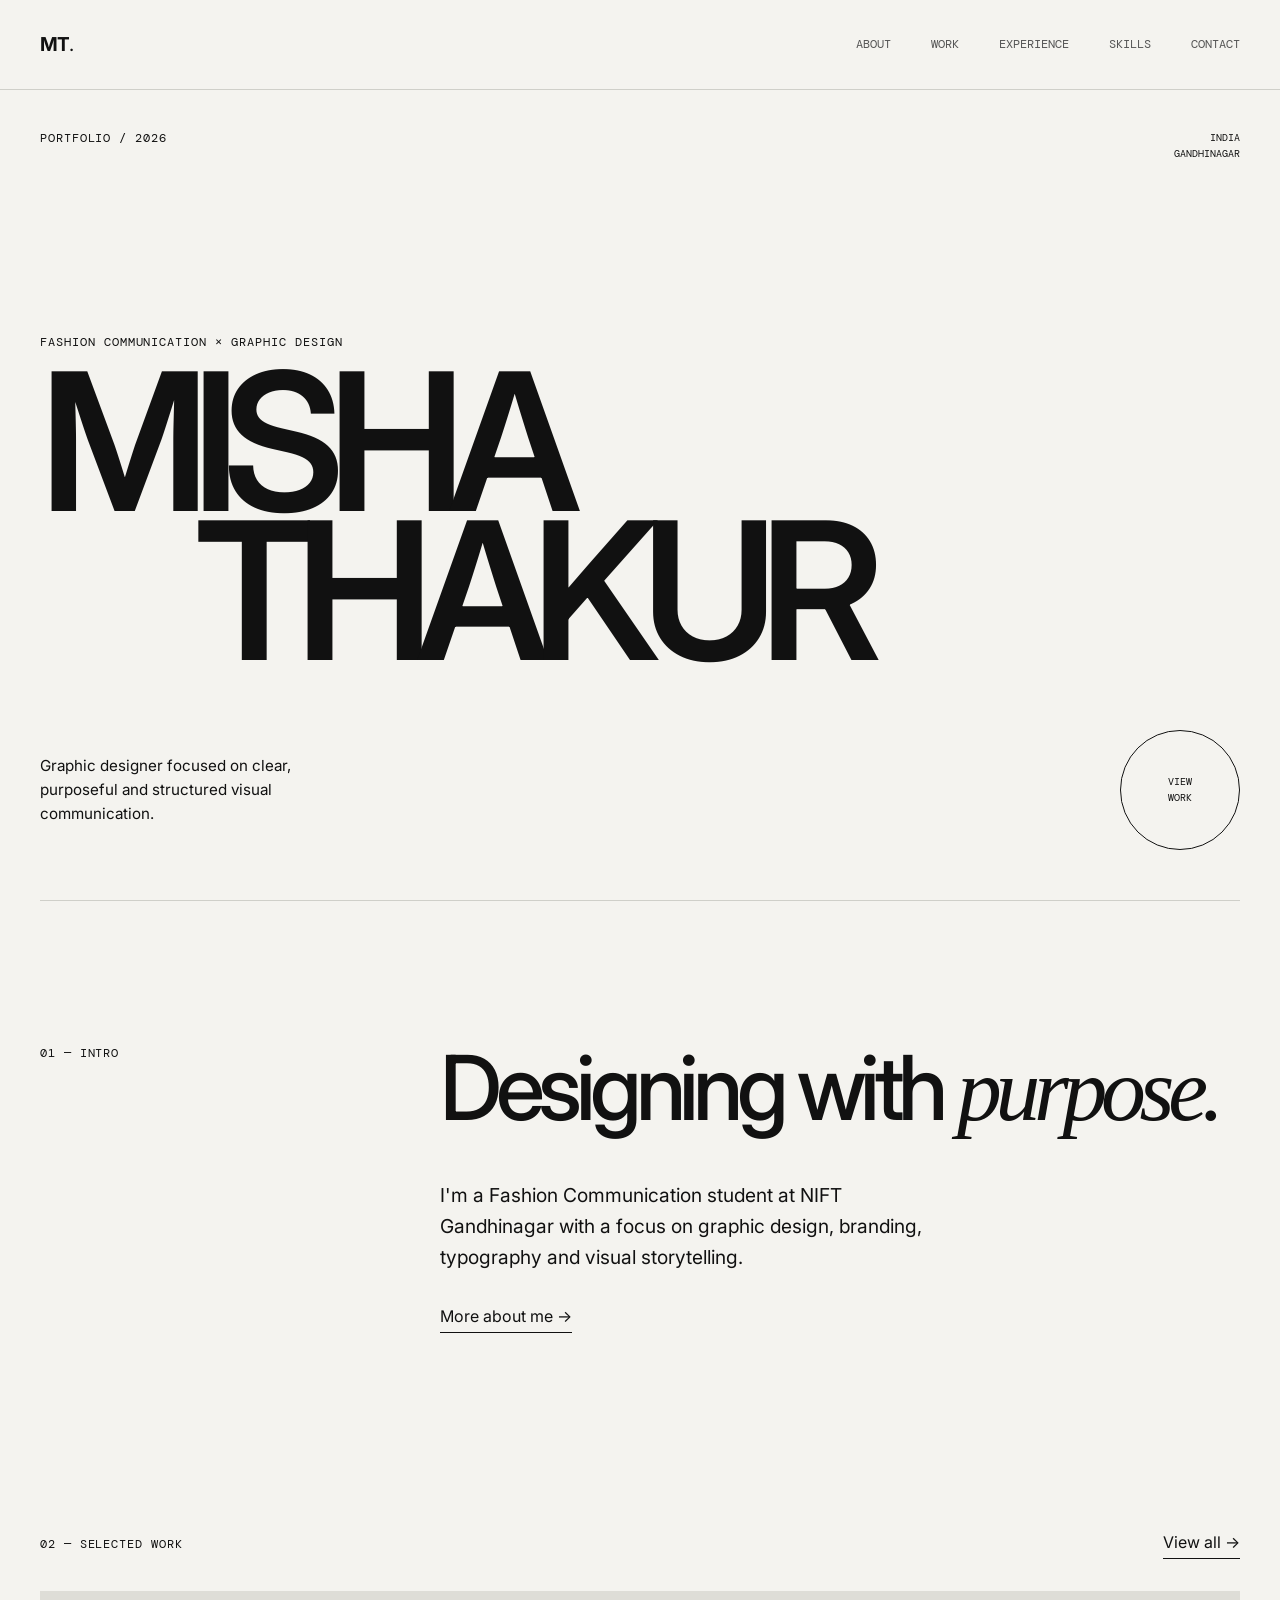
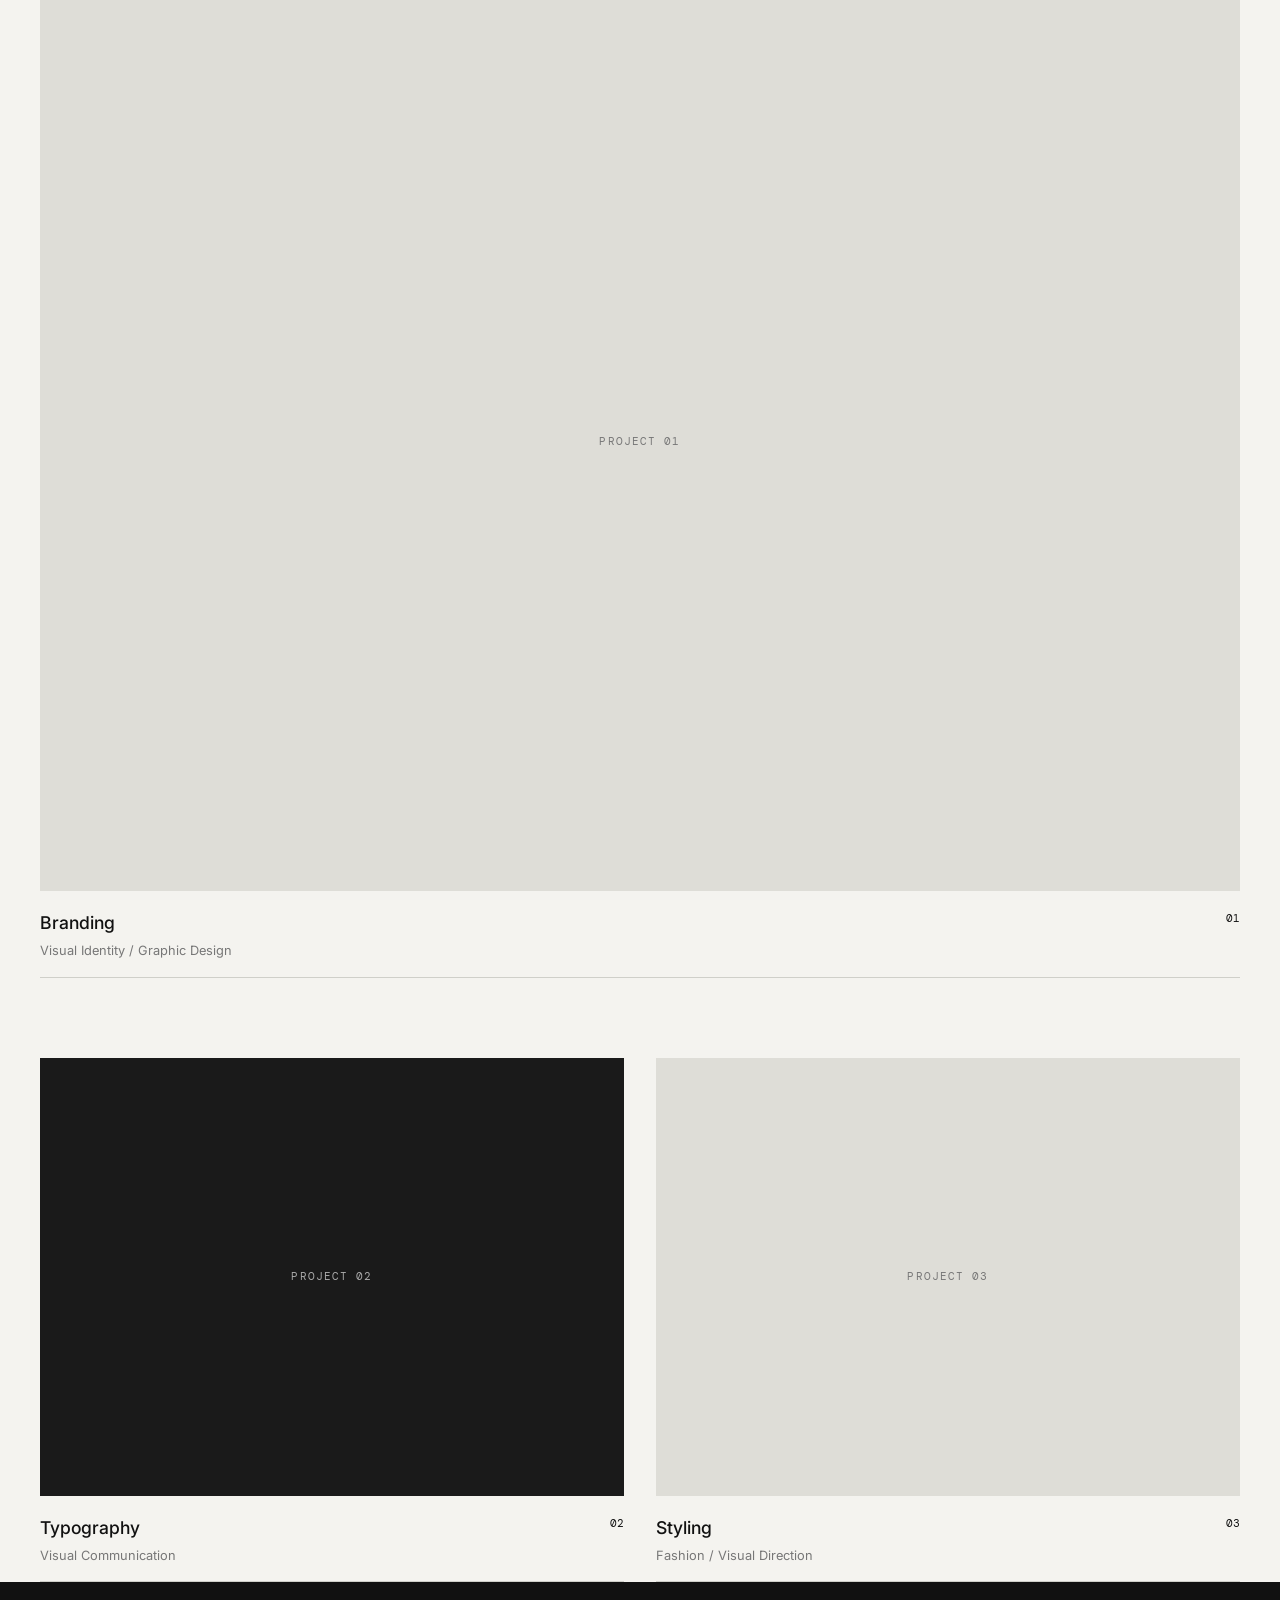
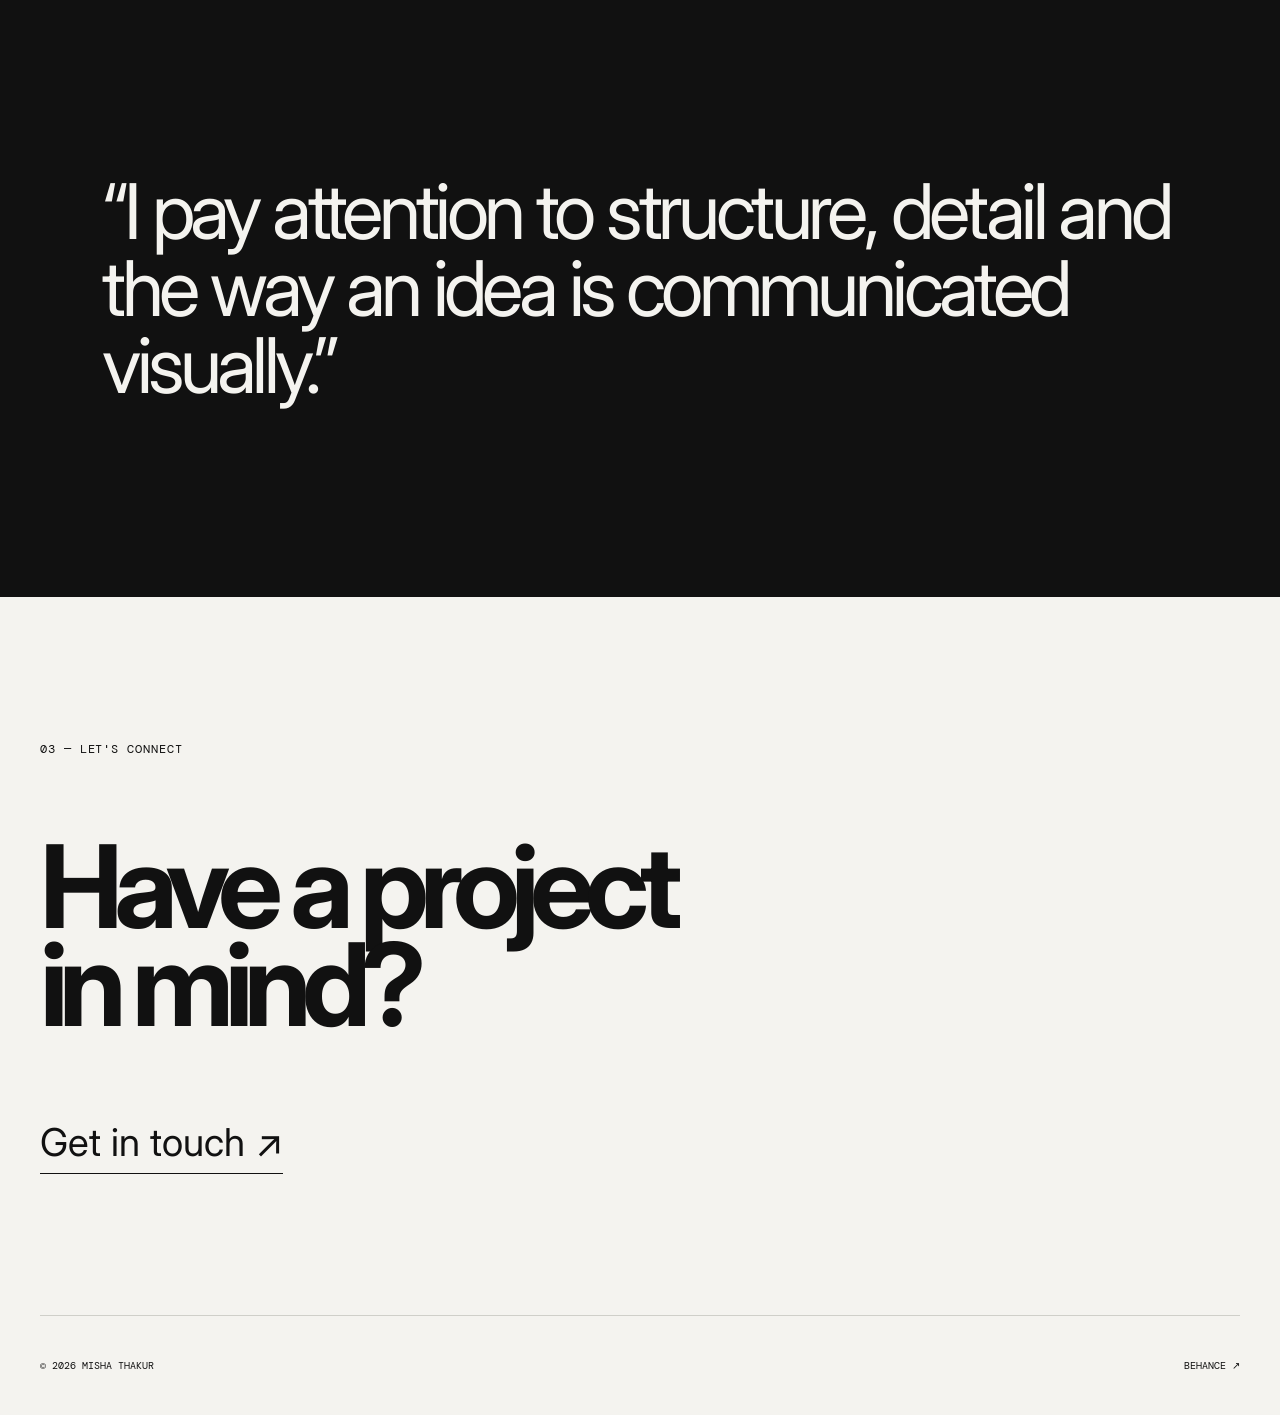
<file: index.html>
<!DOCTYPE html>
<html lang="en">
<head>
    <meta charset="UTF-8">
    <meta name="viewport" content="width=device-width, initial-scale=1.0">

    <meta
        name="description"
        content="Misha Thakur — Graphic Designer and Fashion Communication student at NIFT Gandhinagar."
    >

    <title>Misha Thakur — Graphic Designer</title>

    <link rel="preconnect" href="https://fonts.googleapis.com">
    <link rel="preconnect" href="https://fonts.gstatic.com" crossorigin>

    <link
        href="https://fonts.googleapis.com/css2?family=DM+Mono:wght@300;400&family=Inter:wght@300;400;500;600;700&display=swap"
        rel="stylesheet"
    >

    <link rel="stylesheet" href="css/style.css">
</head>

<body>

<!-- NAVIGATION -->

<header class="site-header">

    <a href="index.html" class="logo">
        MT<span>.</span>
    </a>

    <nav class="desktop-nav">
        <a href="about.html">About</a>
        <a href="work.html">Work</a>
        <a href="experience.html">Experience</a>
        <a href="skills.html">Skills</a>
        <a href="contact.html">Contact</a>
    </nav>

    <button class="menu-toggle" aria-label="Open navigation">
        <span></span>
        <span></span>
    </button>

</header>


<!-- MOBILE NAV -->

<div class="mobile-nav">

    <a href="about.html">About</a>
    <a href="work.html">Work</a>
    <a href="experience.html">Experience</a>
    <a href="skills.html">Skills</a>
    <a href="contact.html">Contact</a>

</div>


<!-- HERO -->

<main>

<section class="hero">

    <div class="hero-top">

        <p class="eyebrow">
            PORTFOLIO / 2026
        </p>

        <p class="hero-location">
            INDIA<br>
            GANDHINAGAR
        </p>

    </div>


    <div class="hero-content">

        <p class="hero-intro">
            Fashion Communication × Graphic Design
        </p>

        <h1>
            MISHA<br>
            <span>THAKUR</span>
        </h1>

        <div class="hero-bottom">

            <p>
                Graphic designer focused on
                clear, purposeful and structured
                visual communication.
            </p>

            <a href="work.html" class="circle-link">
                <span>VIEW<br>WORK</span>
            </a>

        </div>

    </div>

</section>


<!-- INTRO -->

<section class="intro-section section">

    <div class="section-label">
        01 — INTRO
    </div>

    <div class="intro-content">

        <h2>
            Designing with
            <em>purpose.</em>
        </h2>

        <p>
            I'm a Fashion Communication student at
            NIFT Gandhinagar with a focus on graphic
            design, branding, typography and visual
            storytelling.
        </p>

        <a href="about.html" class="text-link">
            More about me →
        </a>

    </div>

</section>


<!-- FEATURED WORK -->

<section class="featured section">

    <div class="section-heading">

        <div class="section-label">
            02 — SELECTED WORK
        </div>

        <a href="work.html" class="text-link">
            View all →
        </a>

    </div>


    <div class="work-grid">

        <a href="work.html" class="work-card work-large">

            <div class="work-image placeholder-image">
                <span>PROJECT 01</span>
            </div>

            <div class="work-info">

                <div>
                    <h3>Branding</h3>
                    <p>Visual Identity / Graphic Design</p>
                </div>

                <span>01</span>

            </div>

        </a>


        <a href="work.html" class="work-card">

            <div class="work-image placeholder-image dark">
                <span>PROJECT 02</span>
            </div>

            <div class="work-info">

                <div>
                    <h3>Typography</h3>
                    <p>Visual Communication</p>
                </div>

                <span>02</span>

            </div>

        </a>


        <a href="work.html" class="work-card">

            <div class="work-image placeholder-image">
                <span>PROJECT 03</span>
            </div>

            <div class="work-info">

                <div>
                    <h3>Styling</h3>
                    <p>Fashion / Visual Direction</p>
                </div>

                <span>03</span>

            </div>

        </a>

    </div>

</section>


<!-- STATEMENT -->

<section class="statement">

    <p>
        “I pay attention to structure,
        detail and the way an idea
        is communicated visually.”
    </p>

</section>


<!-- CTA -->

<section class="home-contact section">

    <p class="section-label">
        03 — LET'S CONNECT
    </p>

    <h2>
        Have a project<br>
        in mind?
    </h2>

    <a href="contact.html" class="big-link">
        Get in touch ↗
    </a>

</section>

</main>


<footer class="site-footer">

    <p>© 2026 Misha Thakur</p>

    <a
        href="https://www.behance.net/mishathakur132"
        target="_blank"
        rel="noopener noreferrer"
    >
        Behance ↗
    </a>

</footer>


<script src="js/script.js"></script>

</body>
</html>
</file>
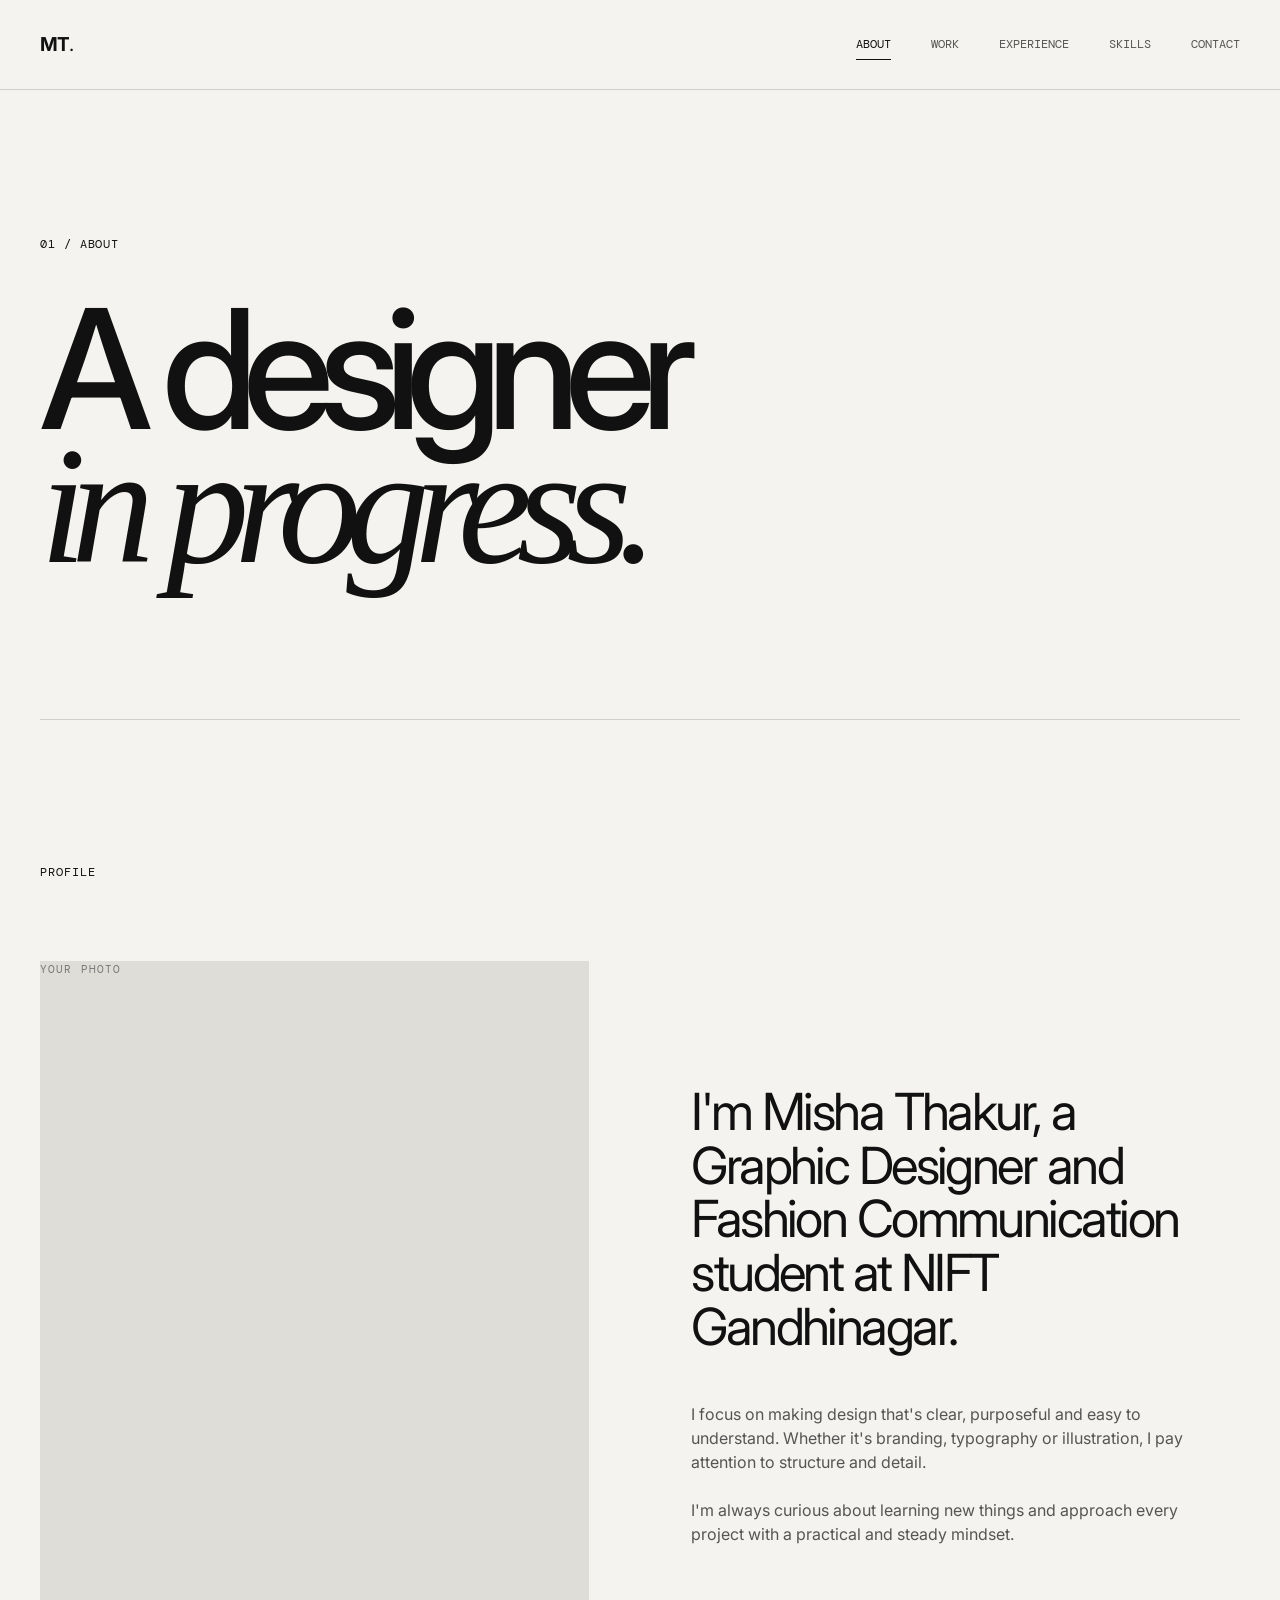
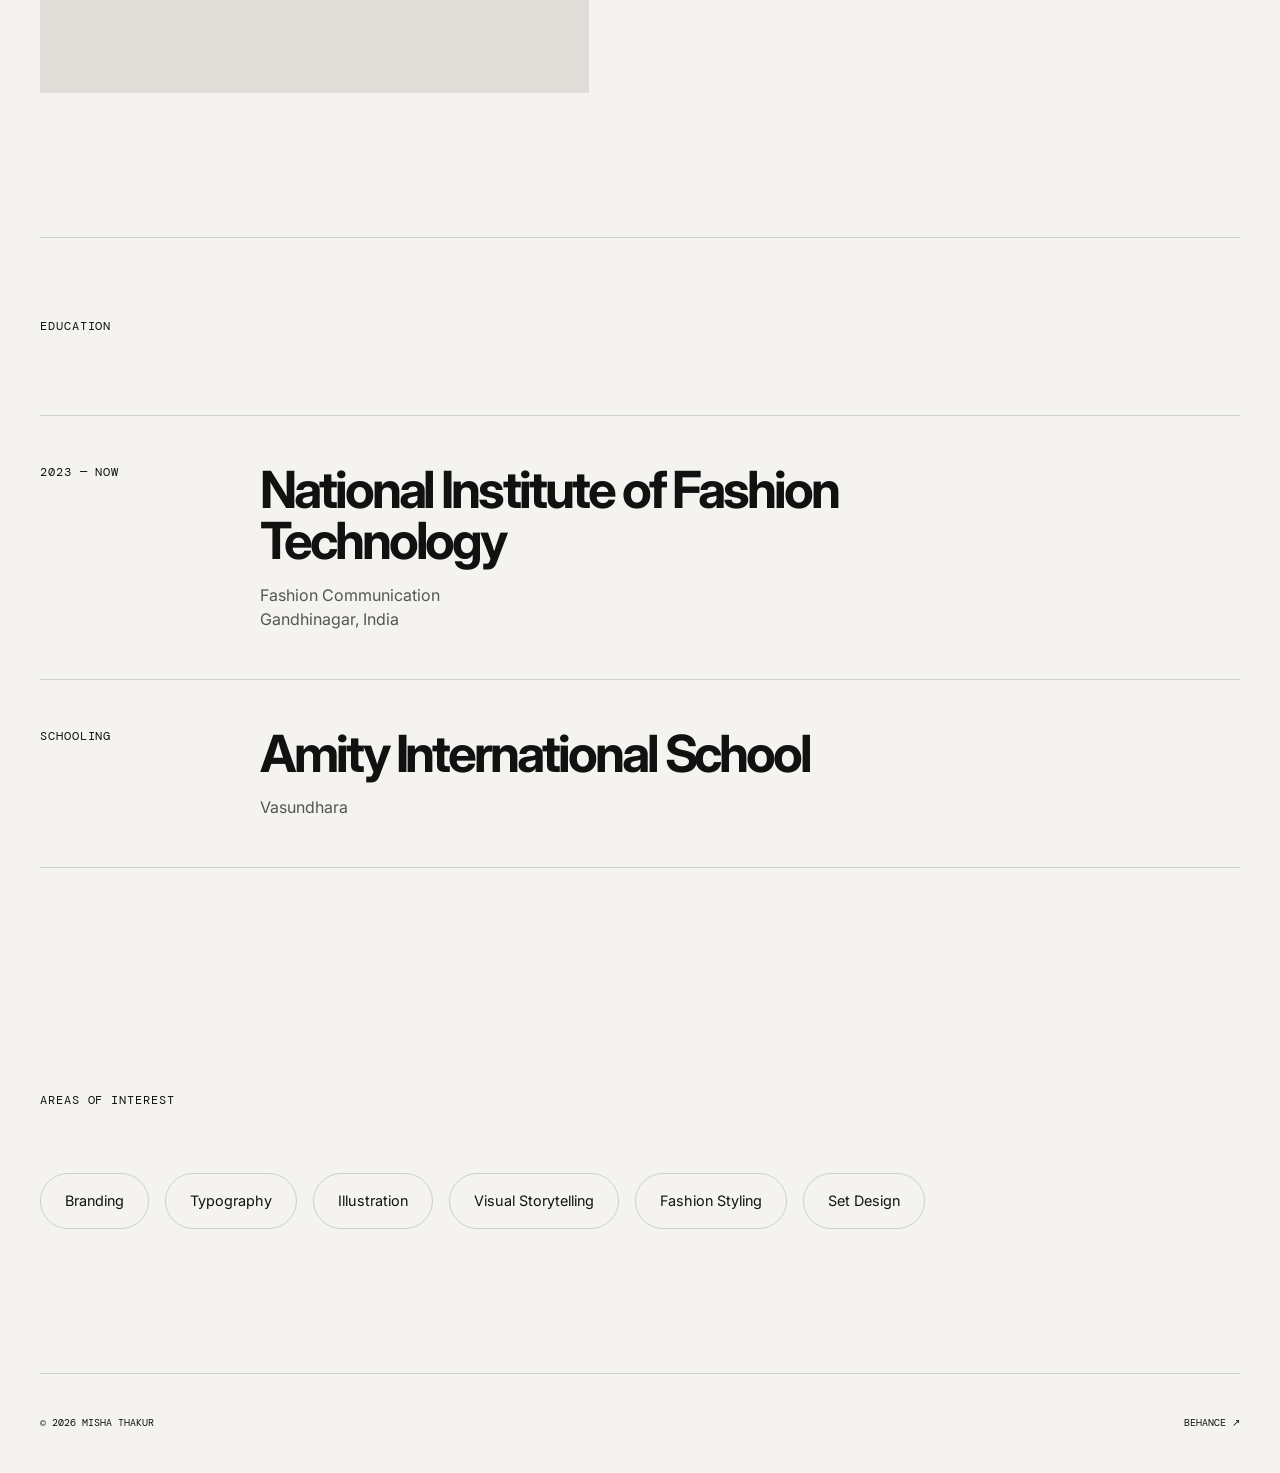
<file: bout.html>
<!DOCTYPE html>
<html lang="en">
<head>

    <meta charset="UTF-8">
    <meta name="viewport" content="width=device-width, initial-scale=1.0">

    <meta
        name="description"
        content="About Misha Thakur — Fashion Communication student and Graphic Designer."
    >

    <title>About — Misha Thakur</title>

    <link rel="preconnect" href="https://fonts.googleapis.com">
    <link rel="preconnect" href="https://fonts.gstatic.com" crossorigin>

    <link
        href="https://fonts.googleapis.com/css2?family=DM+Mono:wght@300;400&family=Inter:wght@300;400;500;600;700&display=swap"
        rel="stylesheet"
    >

    <link rel="stylesheet" href="css/style.css">

</head>

<body>

<header class="site-header">

    <a href="index.html" class="logo">
        MT<span>.</span>
    </a>

    <nav class="desktop-nav">

        <a href="about.html" class="active">About</a>
        <a href="work.html">Work</a>
        <a href="experience.html">Experience</a>
        <a href="skills.html">Skills</a>
        <a href="contact.html">Contact</a>

    </nav>

    <button class="menu-toggle" aria-label="Open navigation">
        <span></span>
        <span></span>
    </button>

</header>


<div class="mobile-nav">

    <a href="about.html">About</a>
    <a href="work.html">Work</a>
    <a href="experience.html">Experience</a>
    <a href="skills.html">Skills</a>
    <a href="contact.html">Contact</a>

</div>


<main>

<section class="page-hero">

    <p class="eyebrow">01 / ABOUT</p>

    <h1>
        A designer<br>
        <em>in progress.</em>
    </h1>

</section>


<section class="about-section section">

    <div class="section-label">
        PROFILE
    </div>

    <div class="about-grid">

        <div class="about-image placeholder-image">
            <span>YOUR PHOTO</span>
        </div>

        <div class="about-text">

            <p class="large-copy">
                I'm Misha Thakur, a Graphic Designer
                and Fashion Communication student
                at NIFT Gandhinagar.
            </p>

            <p>
                I focus on making design that's clear,
                purposeful and easy to understand.
                Whether it's branding, typography or
                illustration, I pay attention to structure
                and detail.
            </p>

            <p>
                I'm always curious about learning new
                things and approach every project with
                a practical and steady mindset.
            </p>

        </div>

    </div>

</section>


<section class="education section">

    <div class="section-label">
        EDUCATION
    </div>

    <div class="timeline">

        <article class="timeline-item">

            <span class="timeline-date">
                2023 — NOW
            </span>

            <div>

                <h2>
                    National Institute of
                    Fashion Technology
                </h2>

                <p>
                    Fashion Communication
                </p>

                <p class="muted">
                    Gandhinagar, India
                </p>

            </div>

        </article>


        <article class="timeline-item">

            <span class="timeline-date">
                SCHOOLING
            </span>

            <div>

                <h2>
                    Amity International School
                </h2>

                <p>
                    Vasundhara
                </p>

            </div>

        </article>

    </div>

</section>


<section class="disciplines section">

    <div class="section-label">
        AREAS OF INTEREST
    </div>

    <div class="discipline-list">

        <span>Branding</span>
        <span>Typography</span>
        <span>Illustration</span>
        <span>Visual Storytelling</span>
        <span>Fashion Styling</span>
        <span>Set Design</span>

    </div>

</section>

</main>


<footer class="site-footer">

    <p>© 2026 Misha Thakur</p>

    <a
        href="https://www.behance.net/mishathakur132"
        target="_blank"
        rel="noopener noreferrer"
    >
        Behance ↗
    </a>

</footer>


<script src="js/script.js"></script>

</body>
</html>
</file>
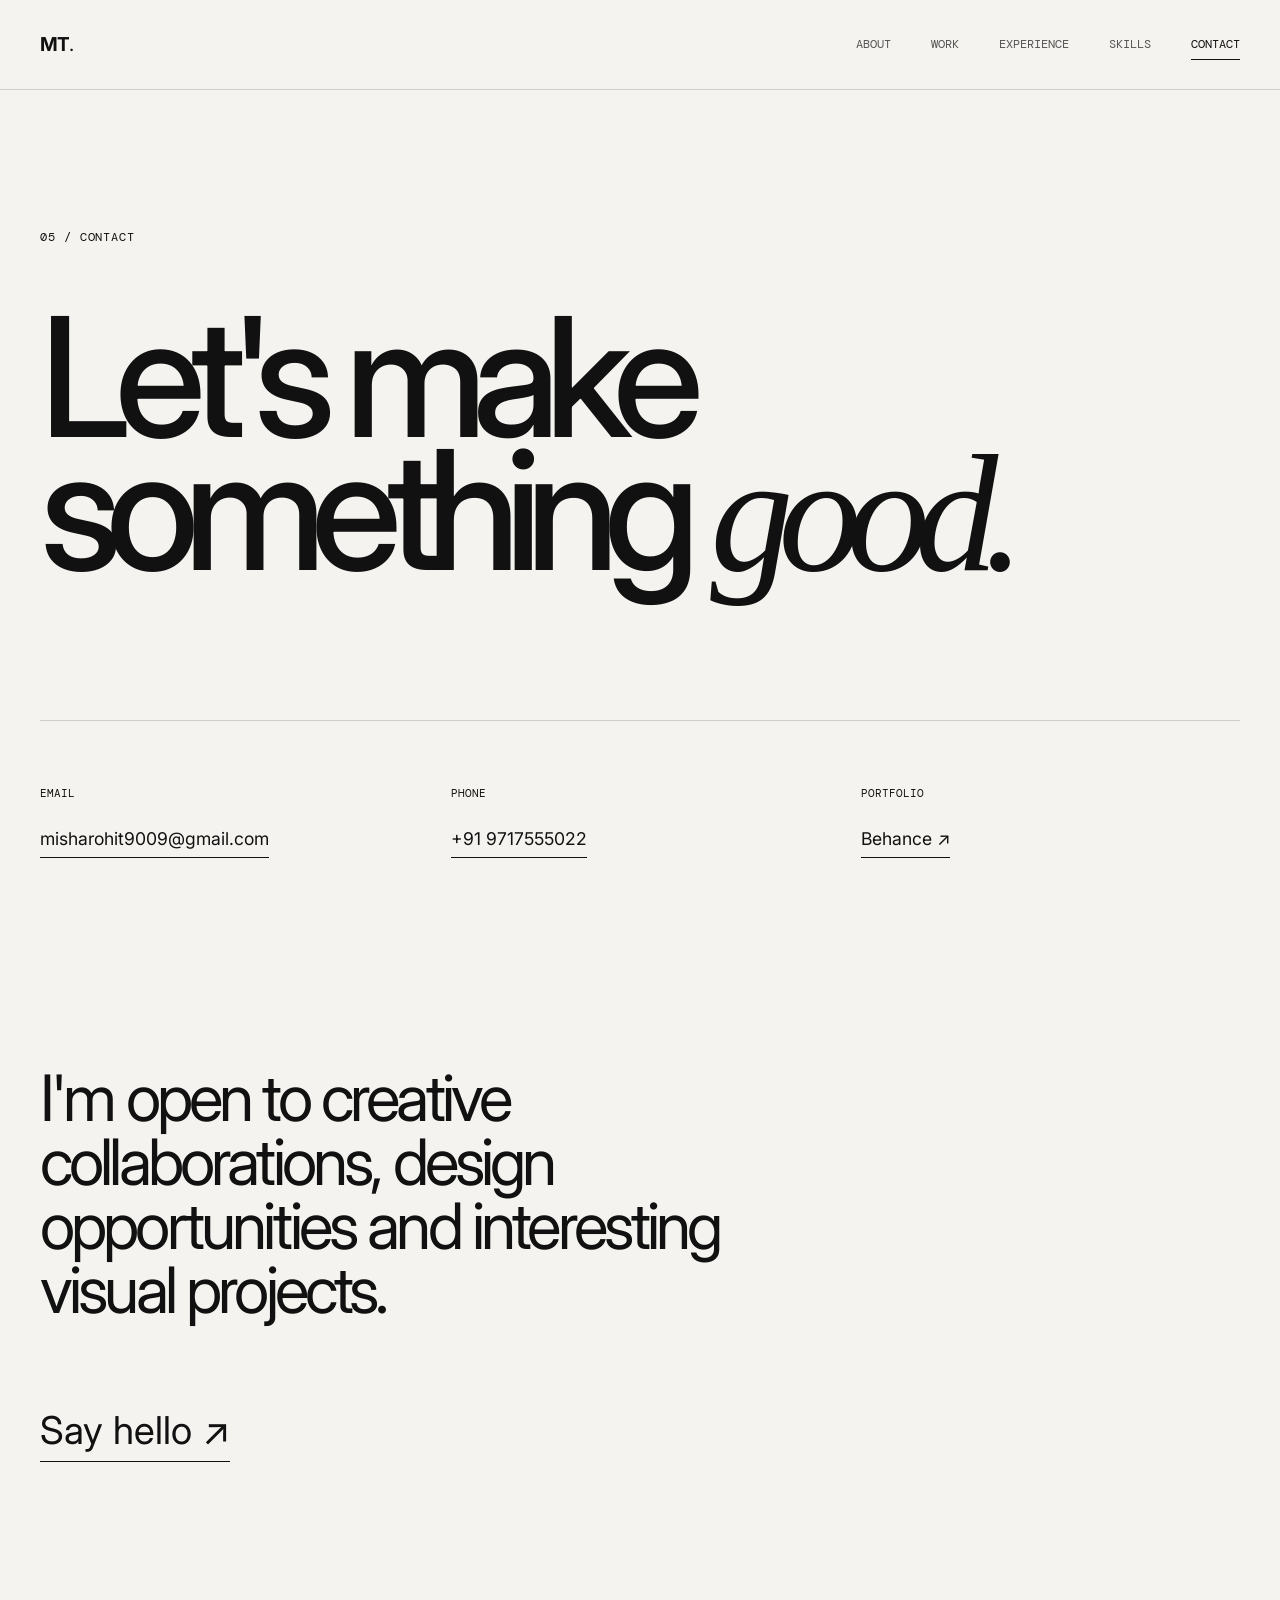
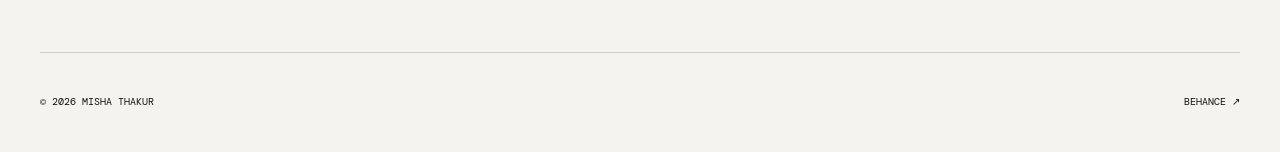
<file: contact.html>
<!DOCTYPE html>
<html lang="en">
<head>

    <meta charset="UTF-8">
    <meta name="viewport" content="width=device-width, initial-scale=1.0">

    <meta
        name="description"
        content="Contact Misha Thakur — Graphic Designer."
    >

    <title>Contact — Misha Thakur</title>

    <link rel="preconnect" href="https://fonts.googleapis.com">
    <link rel="preconnect" href="https://fonts.gstatic.com" crossorigin>

    <link
        href="https://fonts.googleapis.com/css2?family=DM+Mono:wght@300;400&family=Inter:wght@300;400;500;600;700&display=swap"
        rel="stylesheet"
    >

    <link rel="stylesheet" href="css/style.css">

</head>

<body>

<header class="site-header">

    <a href="index.html" class="logo">
        MT<span>.</span>
    </a>

    <nav class="desktop-nav">

        <a href="about.html">About</a>
        <a href="work.html">Work</a>
        <a href="experience.html">Experience</a>
        <a href="skills.html">Skills</a>
        <a href="contact.html" class="active">Contact</a>

    </nav>

    <button class="menu-toggle" aria-label="Open navigation">
        <span></span>
        <span></span>
    </button>

</header>


<div class="mobile-nav">

    <a href="about.html">About</a>
    <a href="work.html">Work</a>
    <a href="experience.html">Experience</a>
    <a href="skills.html">Skills</a>
    <a href="contact.html">Contact</a>

</div>


<main>

<section class="contact-hero section">

    <p class="eyebrow">
        05 / CONTACT
    </p>

    <h1>
        Let's make<br>
        something <em>good.</em>
    </h1>

</section>


<section class="contact-details section">

    <div class="contact-block">

        <span>
            EMAIL
        </span>

        <a href="mailto:misharohit9009@gmail.com">
            misharohit9009@gmail.com
        </a>

    </div>


    <div class="contact-block">

        <span>
            PHONE
        </span>

        <a href="tel:+919717555022">
            +91 9717555022
        </a>

    </div>


    <div class="contact-block">

        <span>
            PORTFOLIO
        </span>

        <a
            href="https://www.behance.net/mishathakur132"
            target="_blank"
            rel="noopener noreferrer"
        >
            Behance ↗
        </a>

    </div>

</section>


<section class="contact-message section">

    <p>
        I'm open to creative collaborations,
        design opportunities and interesting
        visual projects.
    </p>

    <a
        href="mailto:misharohit9009@gmail.com"
        class="big-link"
    >
        Say hello ↗
    </a>

</section>

</main>


<footer class="site-footer">

    <p>© 2026 Misha Thakur</p>

    <a
        href="https://www.behance.net/mishathakur132"
        target="_blank"
        rel="noopener noreferrer"
    >
        Behance ↗
    </a>

</footer>


<script src="js/script.js"></script>

</body>
</html>
</file>
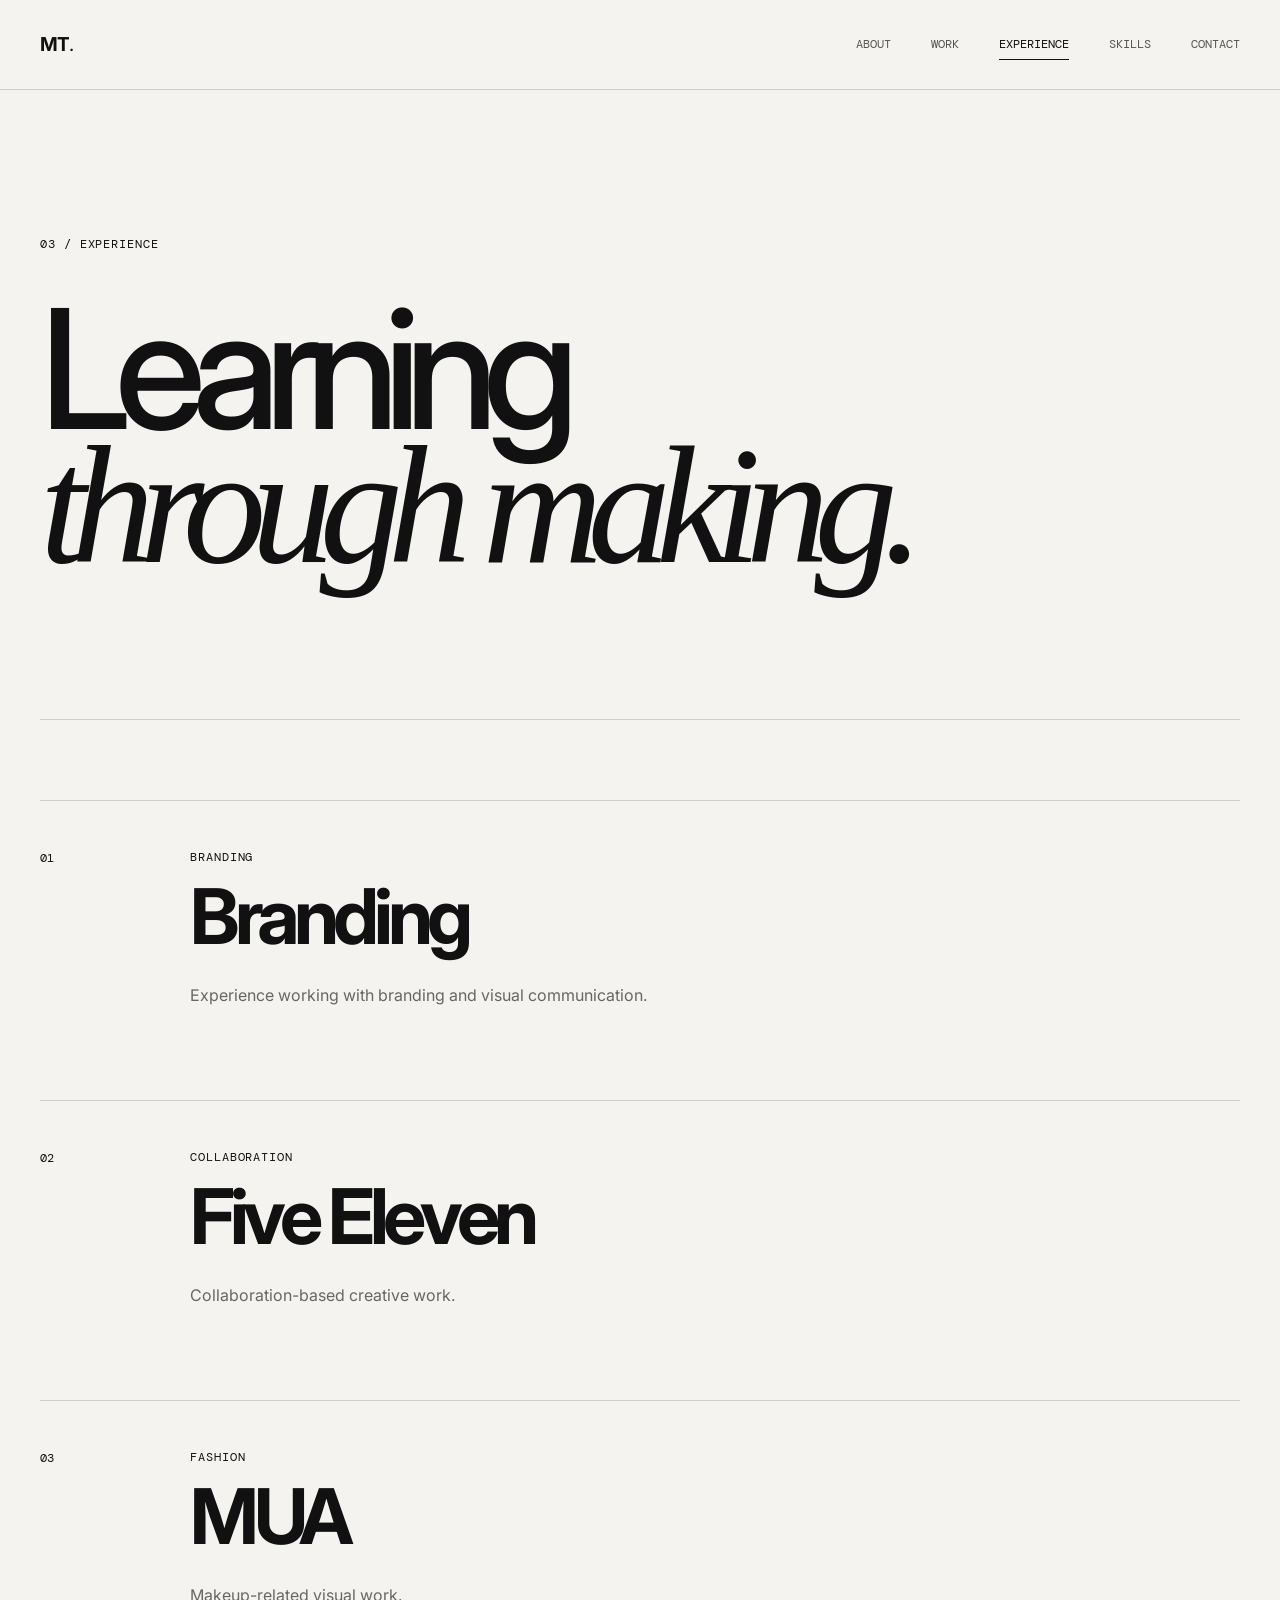
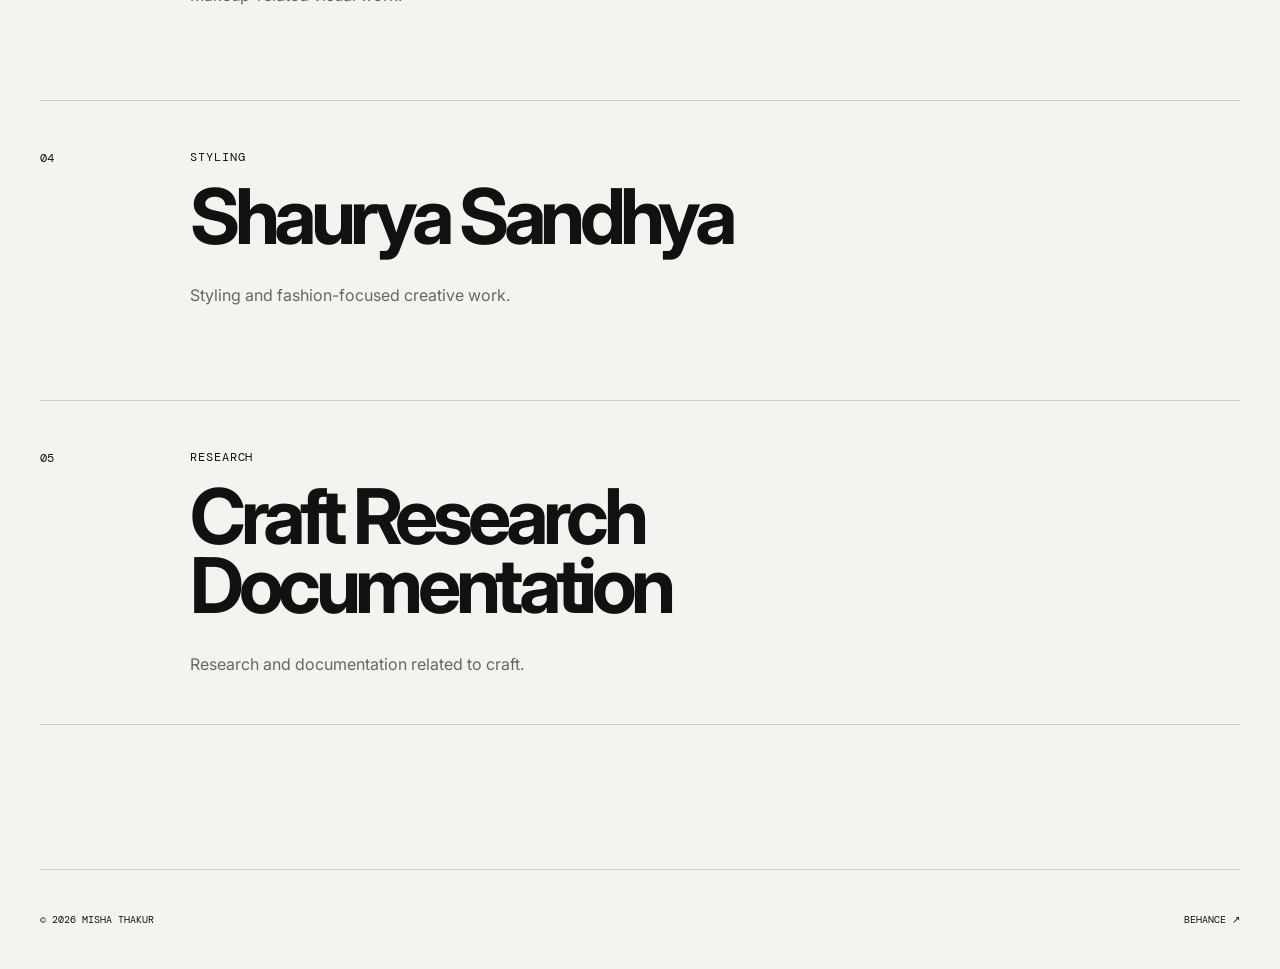
<file: experience.html>
<!DOCTYPE html>
<html lang="en">
<head>

    <meta charset="UTF-8">
    <meta name="viewport" content="width=device-width, initial-scale=1.0">

    <title>Experience — Misha Thakur</title>

    <link rel="preconnect" href="https://fonts.googleapis.com">
    <link rel="preconnect" href="https://fonts.gstatic.com" crossorigin>

    <link
        href="https://fonts.googleapis.com/css2?family=DM+Mono:wght@300;400&family=Inter:wght@300;400;500;600;700&display=swap"
        rel="stylesheet"
    >

    <link rel="stylesheet" href="css/style.css">

</head>

<body>

<header class="site-header">

    <a href="index.html" class="logo">
        MT<span>.</span>
    </a>

    <nav class="desktop-nav">

        <a href="about.html">About</a>
        <a href="work.html">Work</a>
        <a href="experience.html" class="active">Experience</a>
        <a href="skills.html">Skills</a>
        <a href="contact.html">Contact</a>

    </nav>

    <button class="menu-toggle" aria-label="Open navigation">
        <span></span>
        <span></span>
    </button>

</header>


<div class="mobile-nav">

    <a href="about.html">About</a>
    <a href="work.html">Work</a>
    <a href="experience.html">Experience</a>
    <a href="skills.html">Skills</a>
    <a href="contact.html">Contact</a>

</div>


<main>

<section class="page-hero">

    <p class="eyebrow">03 / EXPERIENCE</p>

    <h1>
        Learning<br>
        <em>through making.</em>
    </h1>

</section>


<section class="experience section">

    <div class="experience-list">


        <article class="experience-item">

            <div class="experience-number">
                01
            </div>

            <div class="experience-content">

                <p class="experience-type">
                    BRANDING
                </p>

                <h2>
                    Branding
                </h2>

                <p>
                    Experience working with branding
                    and visual communication.
                </p>

            </div>

        </article>


        <article class="experience-item">

            <div class="experience-number">
                02
            </div>

            <div class="experience-content">

                <p class="experience-type">
                    COLLABORATION
                </p>

                <h2>
                    Five Eleven
                </h2>

                <p>
                    Collaboration-based creative work.
                </p>

            </div>

        </article>


        <article class="experience-item">

            <div class="experience-number">
                03
            </div>

            <div class="experience-content">

                <p class="experience-type">
                    FASHION
                </p>

                <h2>
                    MUA
                </h2>

                <p>
                    Makeup-related visual work.
                </p>

            </div>

        </article>


        <article class="experience-item">

            <div class="experience-number">
                04
            </div>

            <div class="experience-content">

                <p class="experience-type">
                    STYLING
                </p>

                <h2>
                    Shaurya Sandhya
                </h2>

                <p>
                    Styling and fashion-focused
                    creative work.
                </p>

            </div>

        </article>


        <article class="experience-item">

            <div class="experience-number">
                05
            </div>

            <div class="experience-content">

                <p class="experience-type">
                    RESEARCH
                </p>

                <h2>
                    Craft Research Documentation
                </h2>

                <p>
                    Research and documentation
                    related to craft.
                </p>

            </div>

        </article>


    </div>

</section>

</main>


<footer class="site-footer">

    <p>© 2026 Misha Thakur</p>

    <a
        href="https://www.behance.net/mishathakur132"
        target="_blank"
        rel="noopener noreferrer"
    >
        Behance ↗
    </a>

</footer>


<script src="js/script.js"></script>

</body>
</html>
</file>
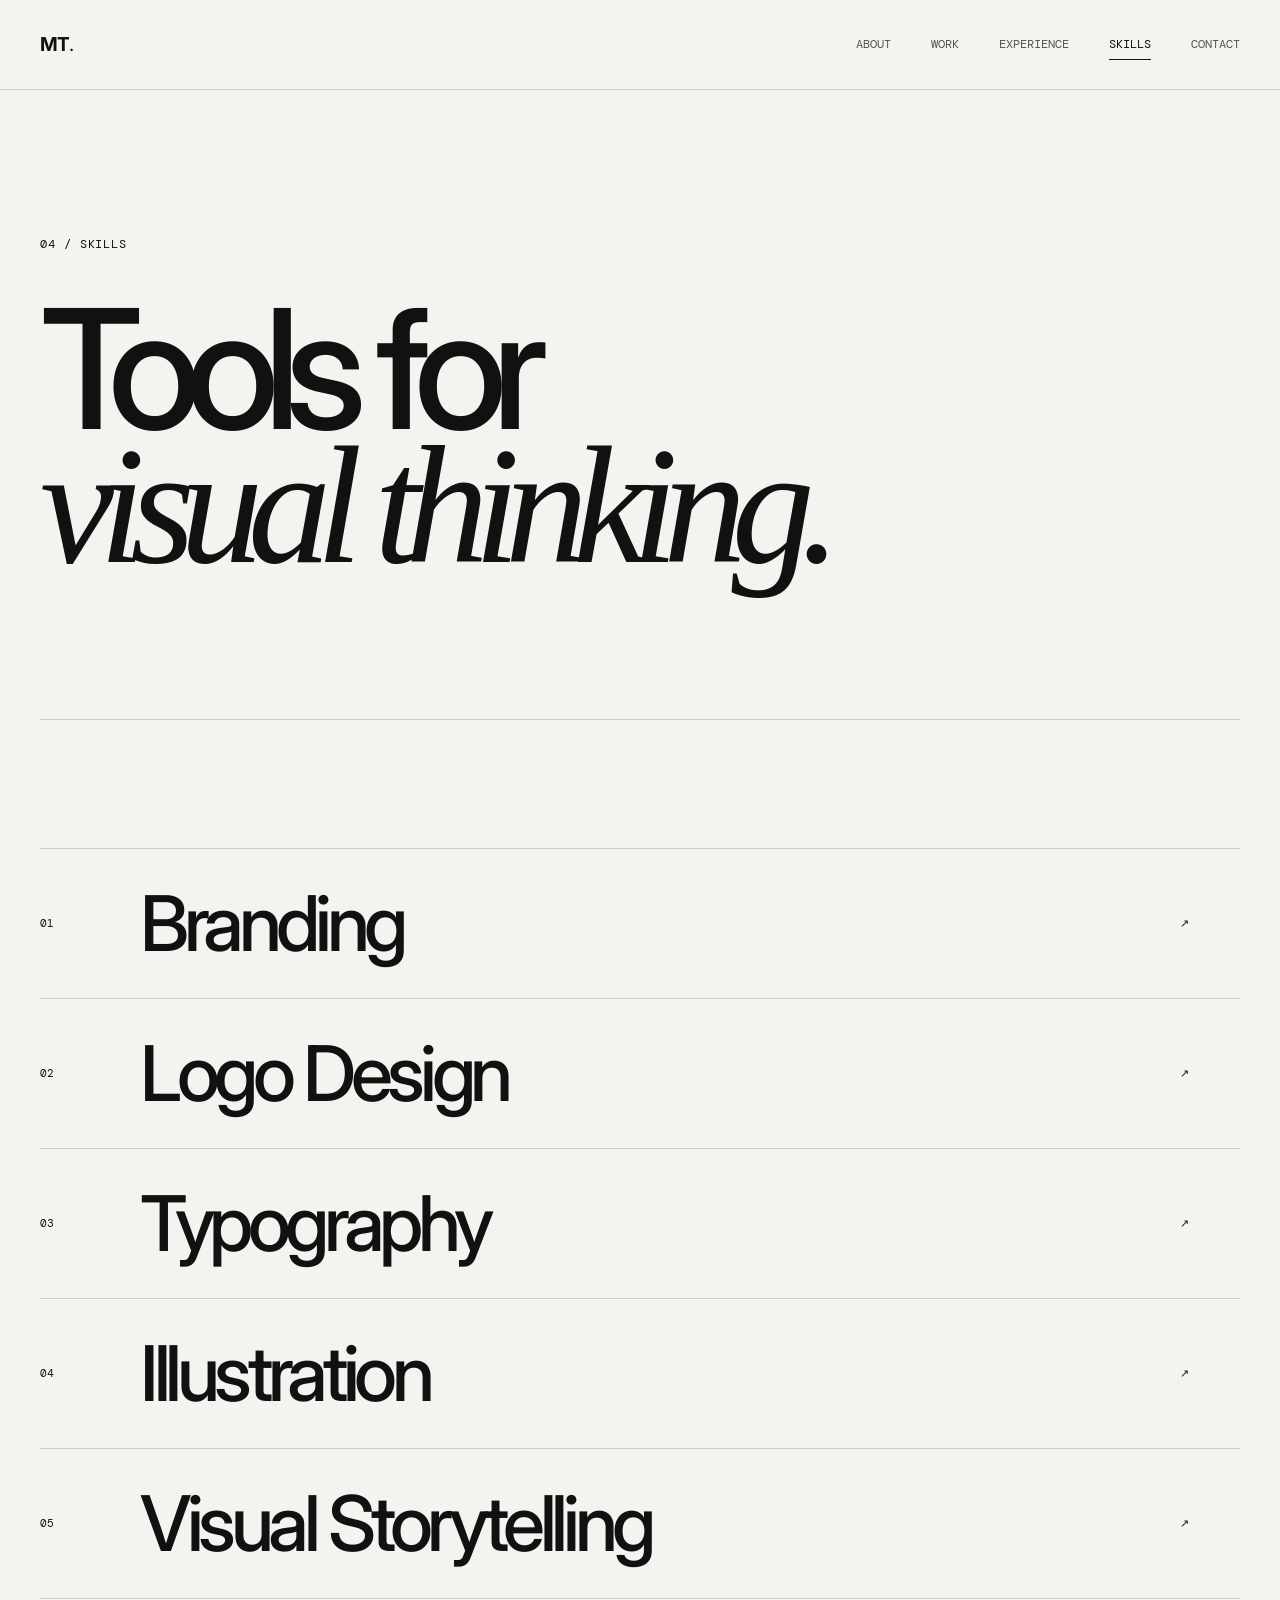
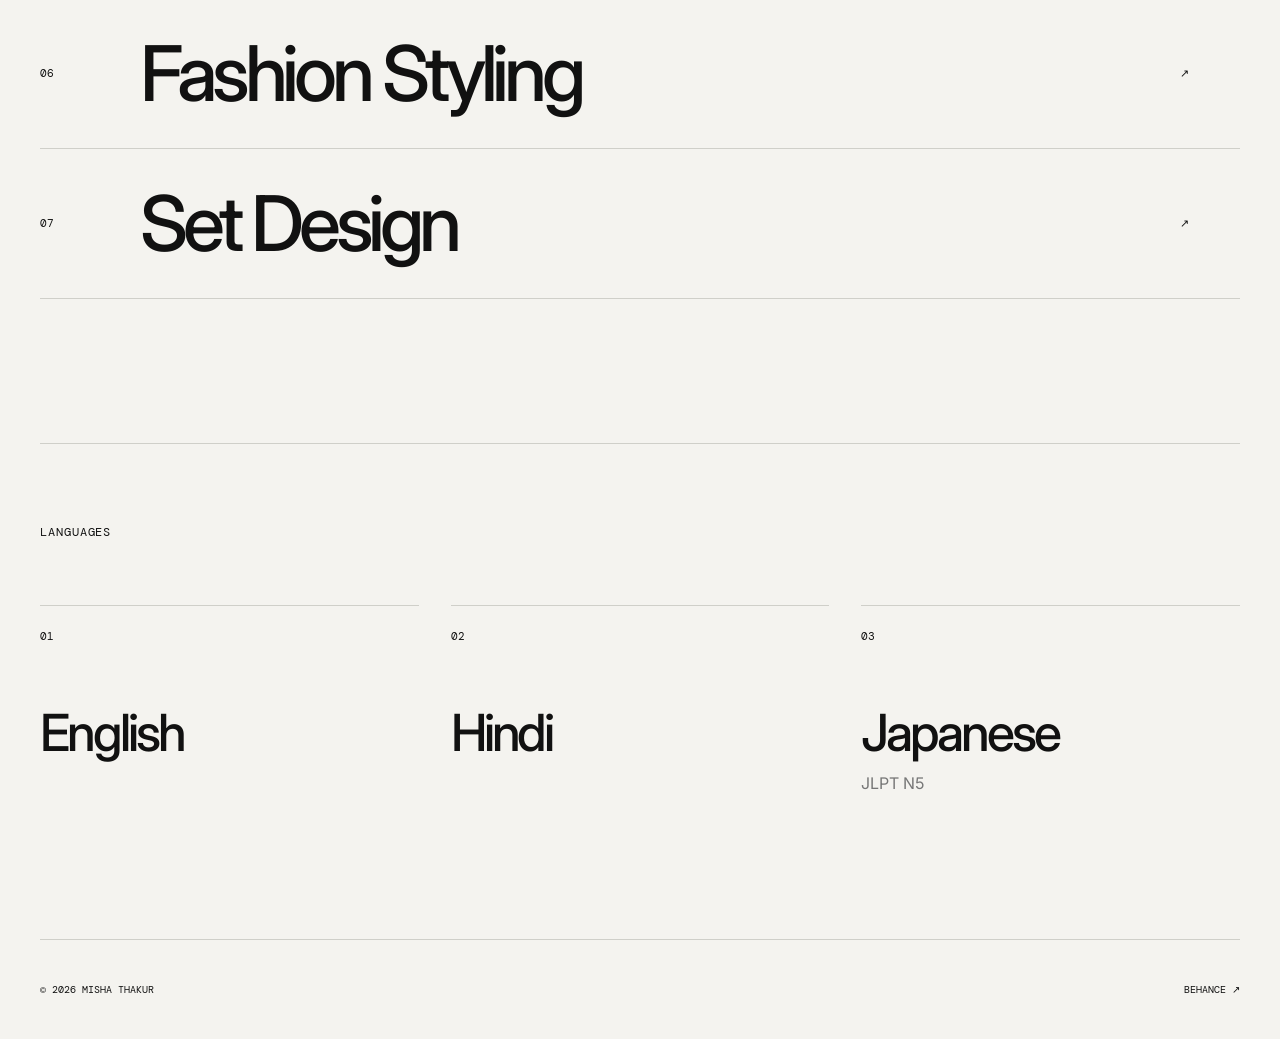
<file: skills.html>
<!DOCTYPE html>
<html lang="en">
<head>

    <meta charset="UTF-8">
    <meta name="viewport" content="width=device-width, initial-scale=1.0">

    <title>Skills — Misha Thakur</title>

    <link rel="preconnect" href="https://fonts.googleapis.com">
    <link rel="preconnect" href="https://fonts.gstatic.com" crossorigin>

    <link
        href="https://fonts.googleapis.com/css2?family=DM+Mono:wght@300;400&family=Inter:wght@300;400;500;600;700&display=swap"
        rel="stylesheet"
    >

    <link rel="stylesheet" href="css/style.css">

</head>

<body>

<header class="site-header">

    <a href="index.html" class="logo">
        MT<span>.</span>
    </a>

    <nav class="desktop-nav">

        <a href="about.html">About</a>
        <a href="work.html">Work</a>
        <a href="experience.html">Experience</a>
        <a href="skills.html" class="active">Skills</a>
        <a href="contact.html">Contact</a>

    </nav>

    <button class="menu-toggle" aria-label="Open navigation">
        <span></span>
        <span></span>
    </button>

</header>


<div class="mobile-nav">

    <a href="about.html">About</a>
    <a href="work.html">Work</a>
    <a href="experience.html">Experience</a>
    <a href="skills.html">Skills</a>
    <a href="contact.html">Contact</a>

</div>


<main>

<section class="page-hero">

    <p class="eyebrow">04 / SKILLS</p>

    <h1>
        Tools for<br>
        <em>visual thinking.</em>
    </h1>

</section>


<section class="skills-section section">

    <div class="skill-list">


        <div class="skill-row">

            <span>01</span>

            <h2>
                Branding
            </h2>

            <span class="skill-arrow">↗</span>

        </div>


        <div class="skill-row">

            <span>02</span>

            <h2>
                Logo Design
            </h2>

            <span class="skill-arrow">↗</span>

        </div>


        <div class="skill-row">

            <span>03</span>

            <h2>
                Typography
            </h2>

            <span class="skill-arrow">↗</span>

        </div>


        <div class="skill-row">

            <span>04</span>

            <h2>
                Illustration
            </h2>

            <span class="skill-arrow">↗</span>

        </div>


        <div class="skill-row">

            <span>05</span>

            <h2>
                Visual Storytelling
            </h2>

            <span class="skill-arrow">↗</span>

        </div>


        <div class="skill-row">

            <span>06</span>

            <h2>
                Fashion Styling
            </h2>

            <span class="skill-arrow">↗</span>

        </div>


        <div class="skill-row">

            <span>07</span>

            <h2>
                Set Design
            </h2>

            <span class="skill-arrow">↗</span>

        </div>


    </div>

</section>


<section class="language-section section">

    <div class="section-label">
        LANGUAGES
    </div>

    <div class="languages">

        <div>
            <span>01</span>
            <h2>English</h2>
        </div>

        <div>
            <span>02</span>
            <h2>Hindi</h2>
        </div>

        <div>
            <span>03</span>
            <h2>Japanese</h2>
            <p>JLPT N5</p>
        </div>

    </div>

</section>

</main>


<footer class="site-footer">

    <p>© 2026 Misha Thakur</p>

    <a
        href="https://www.behance.net/mishathakur132"
        target="_blank"
        rel="noopener noreferrer"
    >
        Behance ↗
    </a>

</footer>


<script src="js/script.js"></script>

</body>
</html>
</file>
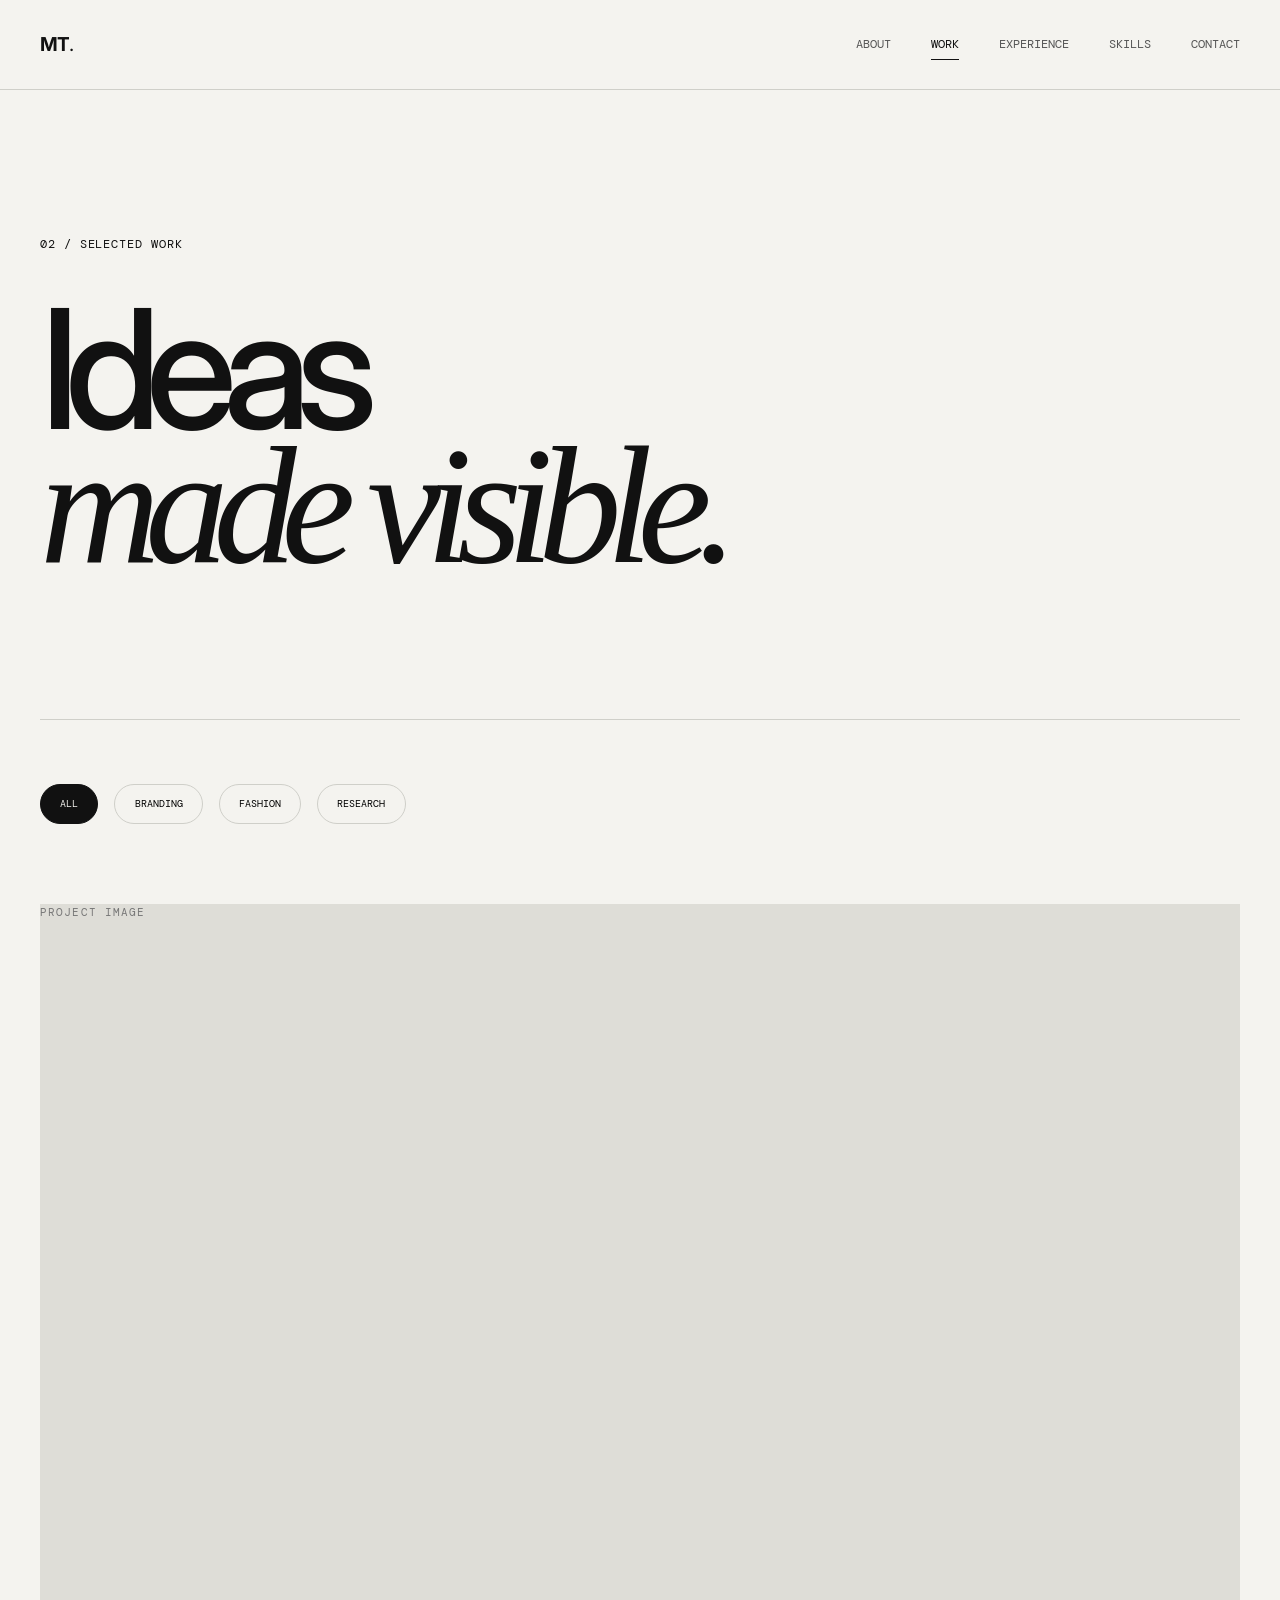
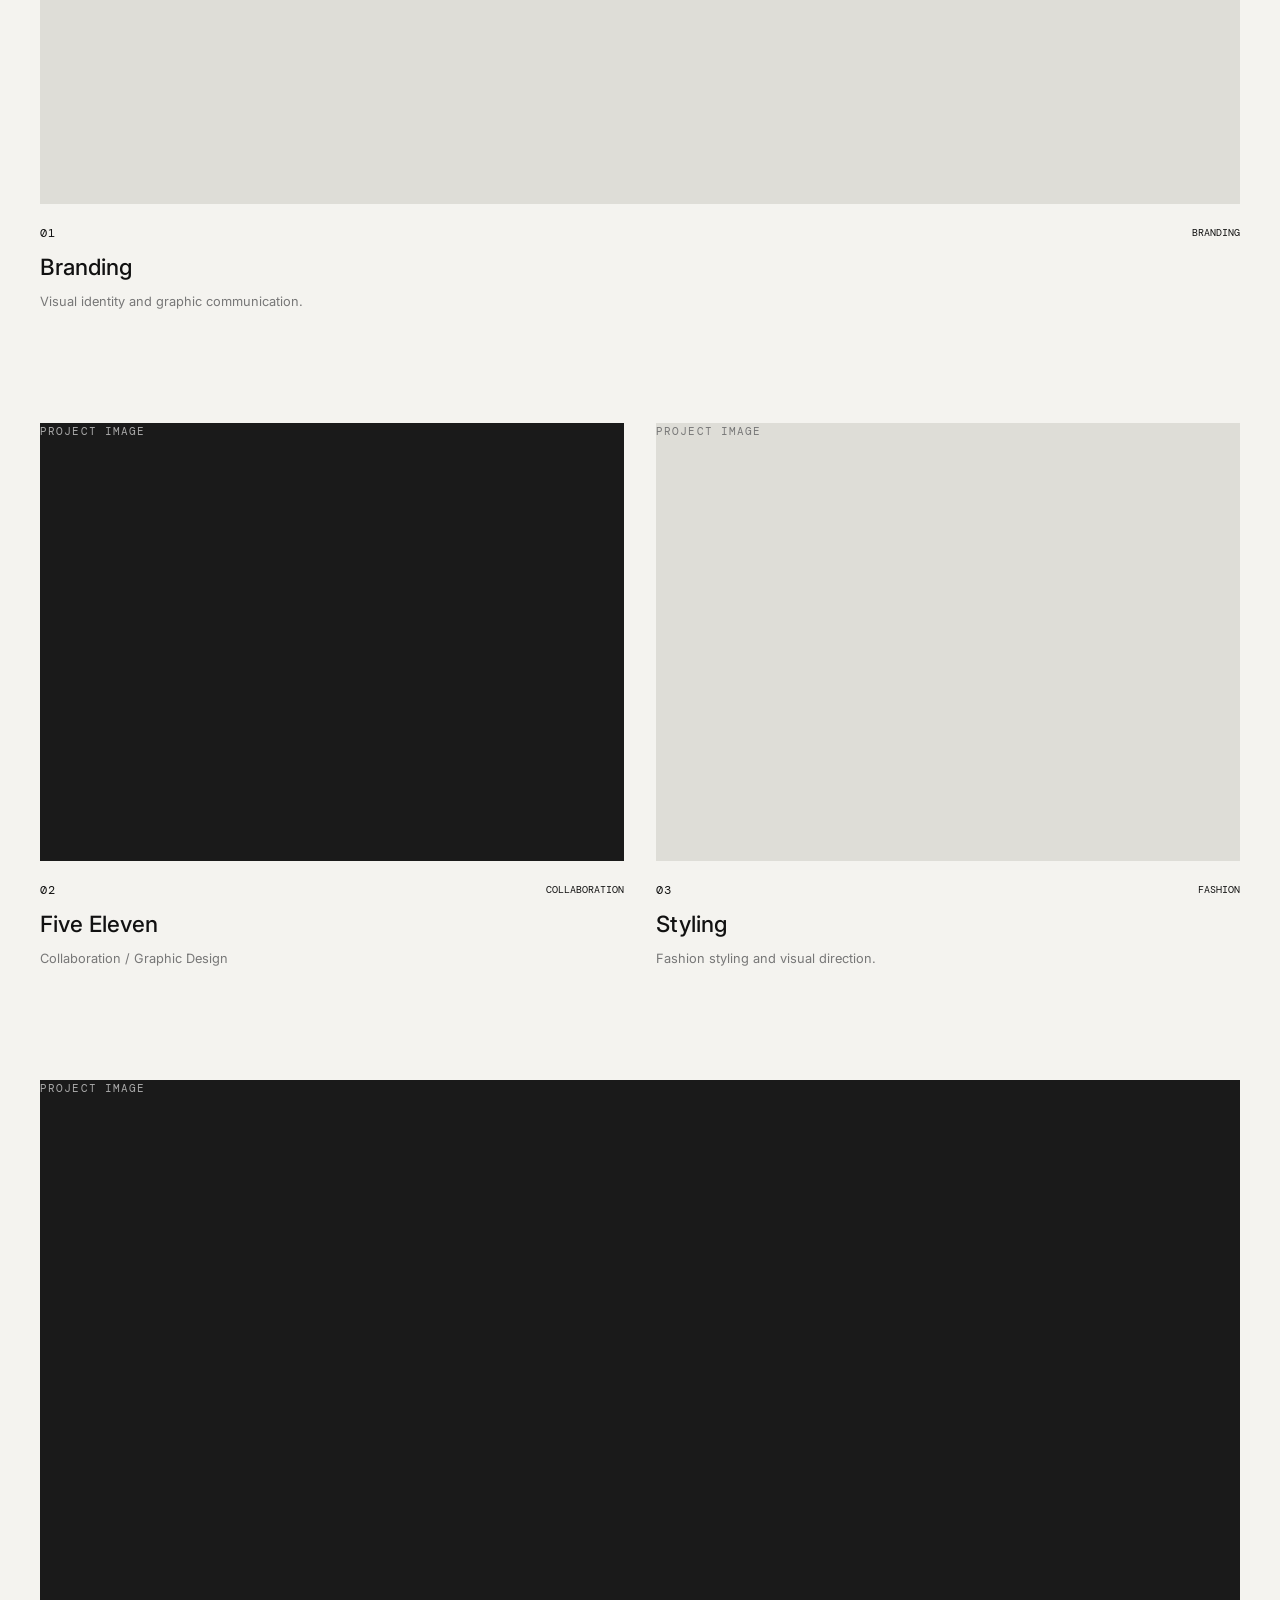
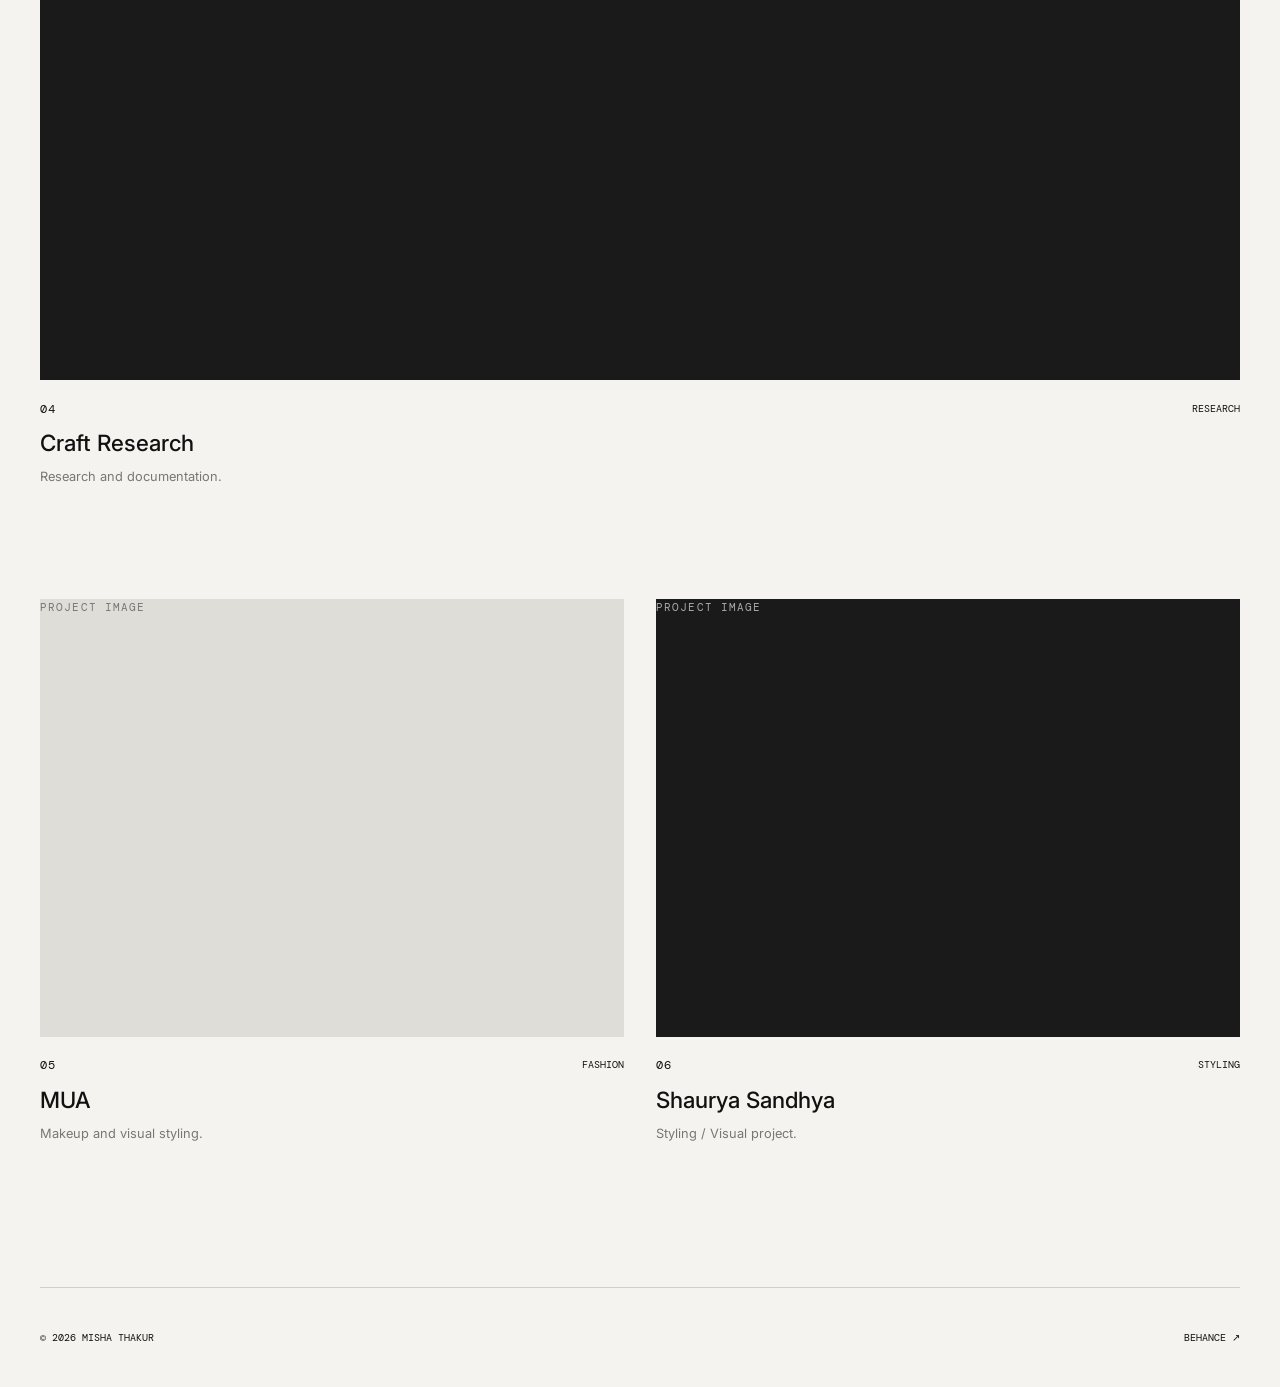
<file: work.html>
<!DOCTYPE html>
<html lang="en">
<head>

    <meta charset="UTF-8">
    <meta name="viewport" content="width=device-width, initial-scale=1.0">

    <title>Work — Misha Thakur</title>

    <link rel="preconnect" href="https://fonts.googleapis.com">
    <link rel="preconnect" href="https://fonts.gstatic.com" crossorigin>

    <link
        href="https://fonts.googleapis.com/css2?family=DM+Mono:wght@300;400&family=Inter:wght@300;400;500;600;700&display=swap"
        rel="stylesheet"
    >

    <link rel="stylesheet" href="css/style.css">

</head>

<body>

<header class="site-header">

    <a href="index.html" class="logo">
        MT<span>.</span>
    </a>

    <nav class="desktop-nav">

        <a href="about.html">About</a>
        <a href="work.html" class="active">Work</a>
        <a href="experience.html">Experience</a>
        <a href="skills.html">Skills</a>
        <a href="contact.html">Contact</a>

    </nav>

    <button class="menu-toggle" aria-label="Open navigation">
        <span></span>
        <span></span>
    </button>

</header>


<div class="mobile-nav">

    <a href="about.html">About</a>
    <a href="work.html">Work</a>
    <a href="experience.html">Experience</a>
    <a href="skills.html">Skills</a>
    <a href="contact.html">Contact</a>

</div>


<main>

<section class="page-hero work-page-hero">

    <p class="eyebrow">02 / SELECTED WORK</p>

    <h1>
        Ideas<br>
        <em>made visible.</em>
    </h1>

</section>


<section class="portfolio section">

    <div class="filter-bar">

        <button class="filter active" data-filter="all">
            All
        </button>

        <button class="filter" data-filter="branding">
            Branding
        </button>

        <button class="filter" data-filter="fashion">
            Fashion
        </button>

        <button class="filter" data-filter="research">
            Research
        </button>

    </div>


    <div class="portfolio-grid">


        <!-- PROJECT 01 -->

        <article class="portfolio-item large" data-category="branding">

            <div class="portfolio-image placeholder-image">
                <span>PROJECT IMAGE</span>
            </div>

            <div class="portfolio-meta">

                <div>
                    <p class="project-number">01</p>

                    <h2>Branding</h2>

                    <p>
                        Visual identity and graphic
                        communication.
                    </p>
                </div>

                <span>BRANDING</span>

            </div>

        </article>


        <!-- PROJECT 02 -->

        <article class="portfolio-item" data-category="branding">

            <div class="portfolio-image placeholder-image dark">
                <span>PROJECT IMAGE</span>
            </div>

            <div class="portfolio-meta">

                <div>
                    <p class="project-number">02</p>

                    <h2>Five Eleven</h2>

                    <p>
                        Collaboration / Graphic Design
                    </p>
                </div>

                <span>COLLABORATION</span>

            </div>

        </article>


        <!-- PROJECT 03 -->

        <article class="portfolio-item" data-category="fashion">

            <div class="portfolio-image placeholder-image">
                <span>PROJECT IMAGE</span>
            </div>

            <div class="portfolio-meta">

                <div>
                    <p class="project-number">03</p>

                    <h2>Styling</h2>

                    <p>
                        Fashion styling and visual
                        direction.
                    </p>
                </div>

                <span>FASHION</span>

            </div>

        </article>


        <!-- PROJECT 04 -->

        <article class="portfolio-item large" data-category="research">

            <div class="portfolio-image placeholder-image dark">
                <span>PROJECT IMAGE</span>
            </div>

            <div class="portfolio-meta">

                <div>
                    <p class="project-number">04</p>

                    <h2>Craft Research</h2>

                    <p>
                        Research and documentation.
                    </p>
                </div>

                <span>RESEARCH</span>

            </div>

        </article>


        <!-- PROJECT 05 -->

        <article class="portfolio-item" data-category="fashion">

            <div class="portfolio-image placeholder-image">
                <span>PROJECT IMAGE</span>
            </div>

            <div class="portfolio-meta">

                <div>
                    <p class="project-number">05</p>

                    <h2>MUA</h2>

                    <p>
                        Makeup and visual styling.
                    </p>

                </div>

                <span>FASHION</span>

            </div>

        </article>


        <!-- PROJECT 06 -->

        <article class="portfolio-item" data-category="fashion">

            <div class="portfolio-image placeholder-image dark">
                <span>PROJECT IMAGE</span>
            </div>

            <div class="portfolio-meta">

                <div>
                    <p class="project-number">06</p>

                    <h2>Shaurya Sandhya</h2>

                    <p>
                        Styling / Visual project.
                    </p>

                </div>

                <span>STYLING</span>

            </div>

        </article>


    </div>

</section>

</main>


<footer class="site-footer">

    <p>© 2026 Misha Thakur</p>

    <a
        href="https://www.behance.net/mishathakur132"
        target="_blank"
        rel="noopener noreferrer"
    >
        Behance ↗
    </a>

</footer>


<script src="js/script.js"></script>

</body>
</html>
</file>
<file: css/style.css>
/* =========================================
   RESET
========================================= */

*,
*::before,
*::after {
    box-sizing: border-box;
    margin: 0;
    padding: 0;
}

html {
    scroll-behavior: smooth;
}

body {
    background: #f4f3ef;
    color: #111111;
    font-family: "Inter", sans-serif;
    font-weight: 400;
    line-height: 1.5;
    overflow-x: hidden;
}

img {
    max-width: 100%;
    display: block;
}

a {
    color: inherit;
    text-decoration: none;
}

button {
    font: inherit;
}


/* =========================================
   VARIABLES
========================================= */

:root {

    --background: #f4f3ef;
    --text: #111111;
    --muted: #777777;
    --line: #cfcfc9;
    --dark: #111111;

    --max-width: 1400px;

    --spacing-xs: 0.5rem;
    --spacing-sm: 1rem;
    --spacing-md: 2rem;
    --spacing-lg: 5rem;
    --spacing-xl: 9rem;

}


/* =========================================
   GLOBAL
========================================= */

.section {
    width: min(var(--max-width), calc(100% - 80px));
    margin-inline: auto;
}

.eyebrow,
.section-label,
.experience-type,
.project-number,
.timeline-date {
    font-family: "DM Mono", monospace;
    font-size: 0.72rem;
    letter-spacing: 0.08em;
    text-transform: uppercase;
}

.muted {
    color: var(--muted);
}

.text-link {
    display: inline-block;
    border-bottom: 1px solid currentColor;
    padding-bottom: 4px;
    transition: opacity 0.3s ease;
}

.text-link:hover {
    opacity: 0.5;
}


/* =========================================
   HEADER
========================================= */

.site-header {
    width: 100%;
    height: 90px;

    display: flex;
    align-items: center;
    justify-content: space-between;

    padding: 0 40px;

    border-bottom: 1px solid var(--line);

    position: relative;
    z-index: 100;
}

.logo {
    font-size: 1.2rem;
    font-weight: 700;
    letter-spacing: -0.05em;
}

.logo span {
    font-weight: 400;
}

.desktop-nav {
    display: flex;
    gap: 2.5rem;
}

.desktop-nav a {
    position: relative;

    font-family: "DM Mono", monospace;
    font-size: 0.72rem;
    text-transform: uppercase;

    color: #555;

    transition: color 0.3s ease;
}

.desktop-nav a:hover,
.desktop-nav a.active {
    color: #111;
}

.desktop-nav a::after {
    content: "";

    position: absolute;
    left: 0;
    bottom: -7px;

    width: 0;
    height: 1px;

    background: #111;

    transition: width 0.3s ease;
}

.desktop-nav a:hover::after,
.desktop-nav a.active::after {
    width: 100%;
}


/* =========================================
   MOBILE NAV
========================================= */

.menu-toggle {
    display: none;

    width: 40px;
    height: 40px;

    border: none;
    background: transparent;

    cursor: pointer;

    position: relative;
}

.menu-toggle span {
    display: block;

    width: 22px;
    height: 1px;

    background: #111;

    position: absolute;
    left: 9px;

    transition: transform 0.3s ease;
}

.menu-toggle span:first-child {
    top: 16px;
}

.menu-toggle span:last-child {
    top: 23px;
}

.mobile-nav {
    display: none;
}


/* =========================================
   HERO
========================================= */

.hero {
    min-height: calc(100vh - 90px);

    width: min(var(--max-width), calc(100% - 80px));
    margin-inline: auto;

    padding: 40px 0 50px;

    display: flex;
    flex-direction: column;
    justify-content: space-between;
}

.hero-top {
    display: flex;
    justify-content: space-between;
}

.hero-location {
    font-family: "DM Mono", monospace;
    font-size: 0.65rem;
    line-height: 1.5;
    text-align: right;
}

.hero-content {
    padding-top: 8vh;
}

.hero-intro {
    font-family: "DM Mono", monospace;
    font-size: 0.75rem;
    text-transform: uppercase;
    letter-spacing: 0.08em;

    margin-bottom: 1rem;
}

.hero h1 {
    font-size: clamp(5rem, 15vw, 14rem);
    line-height: 0.78;

    font-weight: 600;
    letter-spacing: -0.09em;
}

.hero h1 span {
    margin-left: 12vw;
}

.hero-bottom {
    margin-top: 4rem;

    display: flex;
    align-items: center;
    justify-content: space-between;
}

.hero-bottom p {
    width: 280px;

    font-size: 0.95rem;
    line-height: 1.6;
}


/* =========================================
   CIRCLE LINK
========================================= */

.circle-link {
    width: 120px;
    height: 120px;

    border: 1px solid #111;
    border-radius: 50%;

    display: flex;
    align-items: center;
    justify-content: center;

    text-align: center;

    font-family: "DM Mono", monospace;
    font-size: 0.65rem;

    transition:
        background 0.4s ease,
        color 0.4s ease,
        transform 0.4s ease;
}

.circle-link:hover {
    background: #111;
    color: #f4f3ef;
    transform: rotate(10deg);
}


/* =========================================
   INTRO
========================================= */

.intro-section {
    min-height: 70vh;

    display: grid;
    grid-template-columns: 1fr 2fr;

    align-items: start;

    padding-top: var(--spacing-xl);
    padding-bottom: var(--spacing-xl);

    border-top: 1px solid var(--line);
}

.intro-content {
    max-width: 800px;
}

.intro-content h2 {
    font-size: clamp(3rem, 7vw, 7rem);
    line-height: 0.95;
    letter-spacing: -0.07em;
    font-weight: 500;

    margin-bottom: 3rem;
}

.intro-content h2 em {
    font-family: Georgia, serif;
    font-weight: 400;
}

.intro-content p {
    max-width: 520px;

    font-size: 1.2rem;
    line-height: 1.6;

    margin-bottom: 2rem;
}


/* =========================================
   SECTION HEADING
========================================= */

.section-heading {
    display: flex;
    justify-content: space-between;
    align-items: center;

    padding-bottom: 2rem;
}


/* =========================================
   WORK GRID
========================================= */

.work-grid {
    display: grid;

    grid-template-columns: repeat(2, 1fr);

    gap: 5rem 2rem;
}

.work-large {
    grid-column: span 2;
}

.work-image {
    aspect-ratio: 4 / 3;

    display: flex;
    align-items: center;
    justify-content: center;

    overflow: hidden;
}

.placeholder-image {
    background: #deddd7;

    color: #777;

    font-family: "DM Mono", monospace;
    font-size: 0.7rem;
    letter-spacing: 0.1em;

    transition: transform 0.6s ease;
}

.placeholder-image.dark {
    background: #1a1a1a;
    color: #aaa;
}

.work-card:hover .placeholder-image {
    transform: scale(0.98);
}

.work-info {
    display: flex;
    justify-content: space-between;

    padding-top: 1.2rem;

    border-bottom: 1px solid var(--line);
    padding-bottom: 1rem;
}

.work-info h3 {
    font-size: 1.1rem;
    font-weight: 500;
}

.work-info p {
    color: var(--muted);
    font-size: 0.8rem;
    margin-top: 0.3rem;
}

.work-info > span {
    font-family: "DM Mono", monospace;
    font-size: 0.7rem;
}


/* =========================================
   STATEMENT
========================================= */

.statement {
    width: 100%;

    padding: 12rem 8vw;

    background: #111;
    color: #f4f3ef;
}

.statement p {
    max-width: 1100px;

    font-size: clamp(2.5rem, 6vw, 6rem);
    line-height: 1;
    letter-spacing: -0.06em;
}


/* =========================================
   HOME CONTACT
========================================= */

.home-contact {
    padding-top: var(--spacing-xl);
    padding-bottom: var(--spacing-xl);
}

.home-contact h2 {
    font-size: clamp(4rem, 9vw, 9rem);
    line-height: 0.85;
    letter-spacing: -0.08em;

    margin: 5rem 0;
}

.big-link {
    font-size: clamp(1.4rem, 3vw, 3rem);

    border-bottom: 1px solid #111;

    padding-bottom: 8px;

    transition: opacity 0.3s ease;
}

.big-link:hover {
    opacity: 0.5;
}


/* =========================================
   PAGE HERO
========================================= */

.page-hero {
    width: min(var(--max-width), calc(100% - 80px));
    margin-inline: auto;

    min-height: 70vh;

    display: flex;
    flex-direction: column;
    justify-content: center;

    padding: 8rem 0;

    border-bottom: 1px solid var(--line);
}

.page-hero h1 {
    margin-top: 3rem;

    font-size: clamp(5rem, 13vw, 13rem);
    line-height: 0.8;

    letter-spacing: -0.09em;
    font-weight: 500;
}

.page-hero h1 em {
    font-family: Georgia, serif;
    font-weight: 400;
}


/* =========================================
   ABOUT
========================================= */

.about-section {
    padding-top: var(--spacing-xl);
    padding-bottom: var(--spacing-xl);
}

.about-grid {
    display: grid;
    grid-template-columns: 1fr 1fr;

    gap: 8vw;

    margin-top: 5rem;
}

.about-image {
    aspect-ratio: 3 / 4;
}

.about-text {
    align-self: center;
}

.large-copy {
    font-size: clamp(2rem, 4vw, 4rem);
    line-height: 1.05;
    letter-spacing: -0.05em;

    margin-bottom: 3rem;
}

.about-text > p:not(.large-copy) {
    max-width: 500px;

    font-size: 1rem;
    color: #555;

    margin-bottom: 1.5rem;
}


/* =========================================
   EDUCATION
========================================= */

.education {
    padding-top: var(--spacing-lg);
    padding-bottom: var(--spacing-xl);

    border-top: 1px solid var(--line);
}

.timeline {
    margin-top: 5rem;
}

.timeline-item {
    display: grid;

    grid-template-columns: 220px 1fr;

    padding: 3rem 0;

    border-top: 1px solid var(--line);
}

.timeline-item:last-child {
    border-bottom: 1px solid var(--line);
}

.timeline-item h2 {
    max-width: 700px;

    font-size: clamp(2rem, 4vw, 4rem);
    line-height: 1;

    letter-spacing: -0.06em;

    margin-bottom: 1rem;
}

.timeline-item p {
    color: #555;
}


/* =========================================
   DISCIPLINES
========================================= */

.disciplines {
    padding-top: var(--spacing-lg);
    padding-bottom: var(--spacing-xl);
}

.discipline-list {
    margin-top: 4rem;

    display: flex;
    flex-wrap: wrap;

    gap: 1rem;
}

.discipline-list span {
    padding: 1rem 1.5rem;

    border: 1px solid var(--line);

    border-radius: 100px;

    font-size: 0.9rem;
}


/* =========================================
   PORTFOLIO
========================================= */

.portfolio {
    padding-top: 4rem;
    padding-bottom: var(--spacing-xl);
}

.filter-bar {
    display: flex;
    gap: 1rem;

    margin-bottom: 5rem;
}

.filter {
    background: transparent;

    border: 1px solid var(--line);

    border-radius: 100px;

    padding: 0.7rem 1.2rem;

    cursor: pointer;

    font-family: "DM Mono", monospace;
    font-size: 0.65rem;
    text-transform: uppercase;

    transition: all 0.3s ease;
}

.filter:hover,
.filter.active {
    background: #111;
    color: #f4f3ef;
    border-color: #111;
}

.portfolio-grid {
    display: grid;

    grid-template-columns: repeat(2, 1fr);

    gap: 7rem 2rem;
}

.portfolio-item.large {
    grid-column: span 2;
}

.portfolio-image {
    aspect-ratio: 4 / 3;

    overflow: hidden;
}

.portfolio-meta {
    display: flex;
    justify-content: space-between;

    padding-top: 1.3rem;
}

.portfolio-meta h2 {
    font-size: 1.4rem;
    font-weight: 500;

    margin: 0.5rem 0;
}

.portfolio-meta p:not(.project-number) {
    color: var(--muted);
    font-size: 0.8rem;
}

.portfolio-meta > span {
    font-family: "DM Mono", monospace;
    font-size: 0.65rem;
}


/* =========================================
   EXPERIENCE
========================================= */

.experience {
    padding-top: 5rem;
    padding-bottom: var(--spacing-xl);
}

.experience-item {
    display: grid;

    grid-template-columns: 150px 1fr;

    min-height: 300px;

    padding: 3rem 0;

    border-top: 1px solid var(--line);
}

.experience-item:last-child {
    border-bottom: 1px solid var(--line);
}

.experience-number {
    font-family: "DM Mono", monospace;
    font-size: 0.75rem;
}

.experience-content {
    max-width: 700px;
}

.experience-content h2 {
    font-size: clamp(3rem, 6vw, 6rem);

    line-height: 0.9;

    letter-spacing: -0.07em;

    margin: 1rem 0 2rem;
}

.experience-content > p:last-child {
    max-width: 500px;

    color: #666;
}


/* =========================================
   SKILLS
========================================= */

.skills-section {
    padding-top: 5rem;
    padding-bottom: var(--spacing-xl);
}

.skill-list {
    border-top: 1px solid var(--line);

    margin-top: 3rem;
}

.skill-row {
    min-height: 150px;

    display: grid;

    grid-template-columns: 100px 1fr 60px;

    align-items: center;

    border-bottom: 1px solid var(--line);

    transition: padding 0.4s ease;
}

.skill-row:hover {
    padding-left: 2rem;
}

.skill-row > span:first-child,
.skill-arrow {
    font-family: "DM Mono", monospace;
    font-size: 0.7rem;
}

.skill-row h2 {
    font-size: clamp(2.5rem, 6vw, 6rem);

    line-height: 0.9;

    letter-spacing: -0.07em;

    font-weight: 500;
}


/* =========================================
   LANGUAGES
========================================= */

.language-section {
    border-top: 1px solid var(--line);

    padding-top: var(--spacing-lg);
    padding-bottom: var(--spacing-xl);
}

.languages {
    margin-top: 4rem;

    display: grid;

    grid-template-columns: repeat(3, 1fr);

    gap: 2rem;
}

.languages > div {
    border-top: 1px solid var(--line);

    padding-top: 1rem;
}

.languages span {
    font-family: "DM Mono", monospace;
    font-size: 0.7rem;
}

.languages h2 {
    font-size: clamp(2rem, 4vw, 4rem);

    margin-top: 3rem;

    font-weight: 500;

    letter-spacing: -0.06em;
}

.languages p {
    color: var(--muted);
}


/* =========================================
   CONTACT
========================================= */

.contact-hero {
    min-height: 70vh;

    display: flex;
    flex-direction: column;
    justify-content: center;

    padding-top: 8rem;
    padding-bottom: 8rem;
}

.contact-hero h1 {
    margin-top: 4rem;

    font-size: clamp(5rem, 13vw, 13rem);

    line-height: 0.8;

    letter-spacing: -0.09em;

    font-weight: 500;
}

.contact-hero em {
    font-family: Georgia, serif;
    font-weight: 400;
}

.contact-details {
    border-top: 1px solid var(--line);

    display: grid;

    grid-template-columns: repeat(3, 1fr);

    gap: 2rem;

    padding-top: 4rem;
    padding-bottom: 8rem;
}

.contact-block {
    display: flex;
    flex-direction: column;

    gap: 1.5rem;
}

.contact-block span {
    font-family: "DM Mono", monospace;

    font-size: 0.7rem;
}

.contact-block a {
    font-size: 1.1rem;

    width: fit-content;

    border-bottom: 1px solid #111;

    padding-bottom: 5px;
}

.contact-message {
    padding-top: 5rem;
    padding-bottom: 12rem;
}

.contact-message p {
    max-width: 700px;

    font-size: clamp(2rem, 5vw, 5rem);

    line-height: 1;

    letter-spacing: -0.06em;

    margin-bottom: 5rem;
}


/* =========================================
   FOOTER
========================================= */

.site-footer {
    width: min(var(--max-width), calc(100% - 80px));
    margin-inline: auto;

    border-top: 1px solid var(--line);

    min-height: 100px;

    display: flex;
    align-items: center;
    justify-content: space-between;

    font-family: "DM Mono", monospace;

    font-size: 0.65rem;
    text-transform: uppercase;
}


/* =========================================
   PAGE LOAD ANIMATION
========================================= */

.hero-content,
.page-hero h1,
.contact-hero h1 {
    animation: reveal 1s ease both;
}

@keyframes reveal {

    from {
        opacity: 0;
        transform: translateY(30px);
    }

    to {
        opacity: 1;
        transform: translateY(0);
    }

}


/* =========================================
   RESPONSIVE
========================================= */

@media (max-width: 900px) {

    .section,
    .hero,
    .page-hero,
    .site-footer {
        width: calc(100% - 40px);
    }

    .site-header {
        padding: 0 20px;
    }

    .desktop-nav {
        display: none;
    }

    .menu-toggle {
        display: block;
    }

    .mobile-nav {
        position: fixed;

        inset: 90px 0 0;

        z-index: 90;

        background: #f4f3ef;

        display: flex;
        flex-direction: column;

        justify-content: center;

        padding: 40px;

        gap: 2rem;

        transform: translateX(100%);

        transition: transform 0.4s ease;
    }

    .mobile-nav.open {
        transform: translateX(0);
    }

    .mobile-nav a {
        font-size: 3rem;

        letter-spacing: -0.06em;
    }

    .hero {
        min-height: calc(100vh - 90px);
    }

    .hero h1 {
        font-size: clamp(4rem, 16vw, 9rem);
    }

    .hero h1 span {
        margin-left: 0;
    }

    .intro-section {
        grid-template-columns: 1fr;
        gap: 4rem;
    }

    .about-grid {
        grid-template-columns: 1fr;
        gap: 4rem;
    }

    .about-image {
        max-width: 500px;
    }

    .timeline-item {
        grid-template-columns: 120px 1fr;
    }

    .contact-details {
        grid-template-columns: 1fr;
        gap: 4rem;
    }

}


/* =========================================
   MOBILE
========================================= */

@media (max-width: 600px) {

    :root {
        --spacing-lg: 4rem;
        --spacing-xl: 6rem;
    }

    .site-header {
        height: 75px;
    }

    .mobile-nav {
        inset: 75px 0 0;
    }

    .mobile-nav a {
        font-size: 2.5rem;
    }

    .hero {
        min-height: calc(100vh - 75px);

        padding-top: 25px;
    }

    .hero-top {
        font-size: 0.6rem;
    }

    .hero-content {
        padding-top: 15vh;
    }

    .hero h1 {
        font-size: clamp(3.8rem, 18vw, 7rem);
    }

    .hero-bottom {
        align-items: flex-end;

        gap: 2rem;
    }

    .hero-bottom p {
        max-width: 200px;

        font-size: 0.8rem;
    }

    .circle-link {
        flex-shrink: 0;

        width: 85px;
        height: 85px;

        font-size: 0.55rem;
    }

    .work-grid,
    .portfolio-grid {
        grid-template-columns: 1fr;

        gap: 4rem;
    }

    .work-large,
    .portfolio-item.large {
        grid-column: span 1;
    }

    .statement {
        padding: 7rem 20px;
    }

    .statement p {
        font-size: 2.5rem;
    }

    .page-hero {
        min-height: 60vh;

        padding: 5rem 0;
    }

    .page-hero h1 {
        font-size: clamp(4rem, 17vw, 8rem);
    }

    .timeline-item {
        grid-template-columns: 1fr;

        gap: 2rem;
    }

    .timeline-date {
        margin-bottom: 0.5rem;
    }

    .experience-item {
        grid-template-columns: 50px 1fr;

        min-height: 250px;
    }

    .skill-row {
        min-height: 110px;

        grid-template-columns: 40px 1fr 30px;
    }

    .skill-row h2 {
        font-size: 2.2rem;
    }

    .languages {
        grid-template-columns: 1fr;
    }

    .filter-bar {
        overflow-x: auto;

        padding-bottom: 5px;
    }

    .filter {
        white-space: nowrap;
    }

    .portfolio-meta {
        flex-direction: column;

        gap: 1rem;
    }

    .contact-hero h1 {
        font-size: clamp(4rem, 17vw, 8rem);
    }

    .site-footer {
        min-height: 80px;
    }

}
</file>
